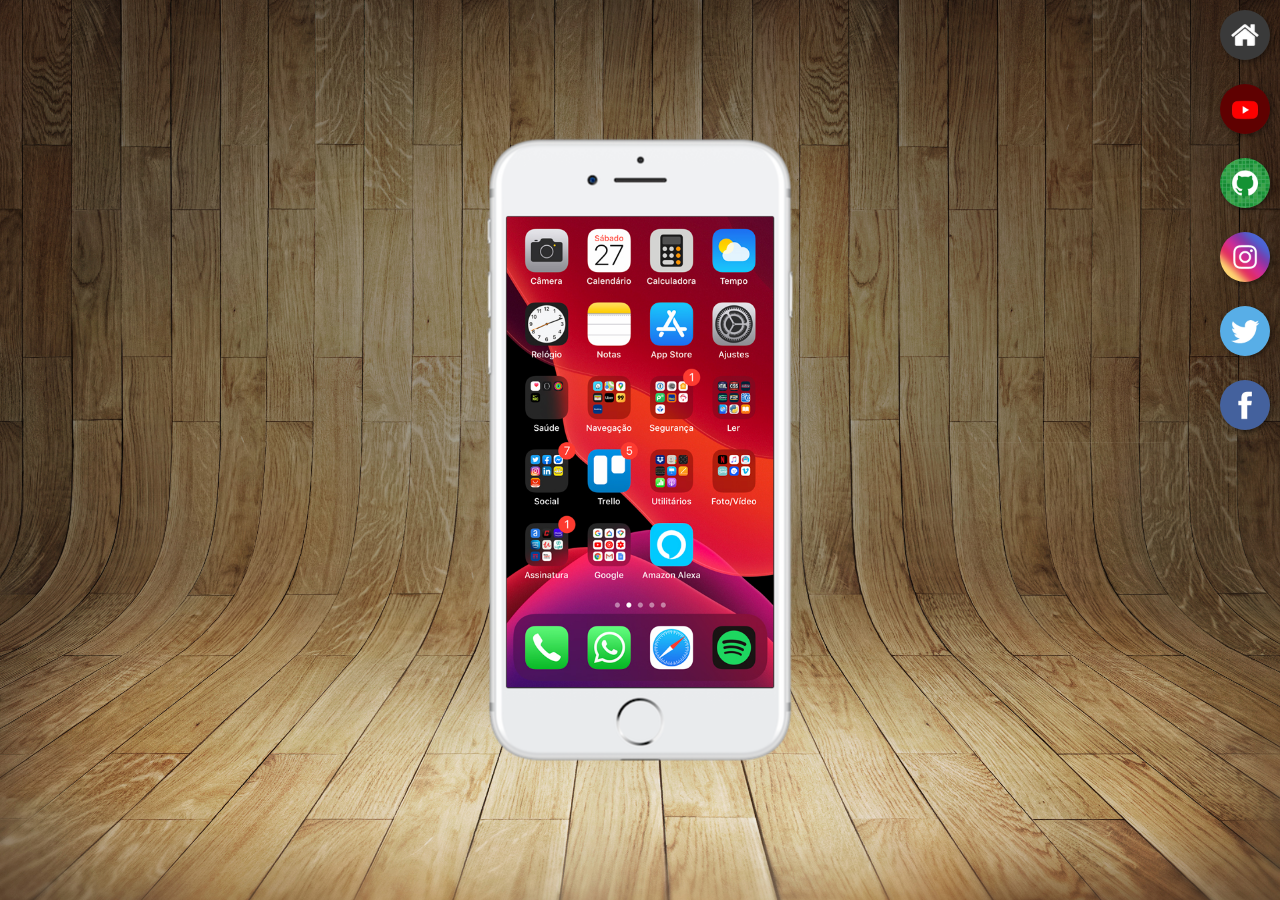
<file: index.html>
<!DOCTYPE html>
<html lang="pt-br">
<head>
    <meta charset="UTF-8">
    <meta name="viewport" content="width=device-width, initial-scale=1.0">
    <link rel="shortcut icon" href="src/images/favicon/favicon.ico" type="image/x-icon">
    <link rel="stylesheet" href="src/styles/styles.css">
    <title>Projeto Redes Sociais</title>
</head>
<body>
    <main>
        <section id="telefone">
            <iframe src="src/html/home.html" name="tela" id="tela" frameborder="0">
                Seu navegador não é compatível com isso.
            </iframe>
        </section>
        <section id="redes-sociais">
            <a href="src/html/home.html" target="tela"> <img src="src/images/logo-home.jpg" alt=""></a> <br>
            <a href="src/html/youtube.html" target="tela"> <img src="src/images/logo-youtube.jpg" alt=""></a> <br>
            <a href="src/html/github.html" target="tela"> <img src="src/images/logo-github.jpg" alt=""></a> <br>
            <a href="src/html/instagram.html" target="tela"> <img src="src/images/logo-instagram.jpg" alt=""></a> <br>
            <a href="src/html/twitter.html" target="tela"> <img src="src/images/logo-twitter.jpg" alt=""></a> <br>
            <a href="src/html/facebook.html" target="tela"> <img src="src/images/logo-facebook.jpg" alt=""></a>
        </section>
    </main>
</body>
</html>
</file>
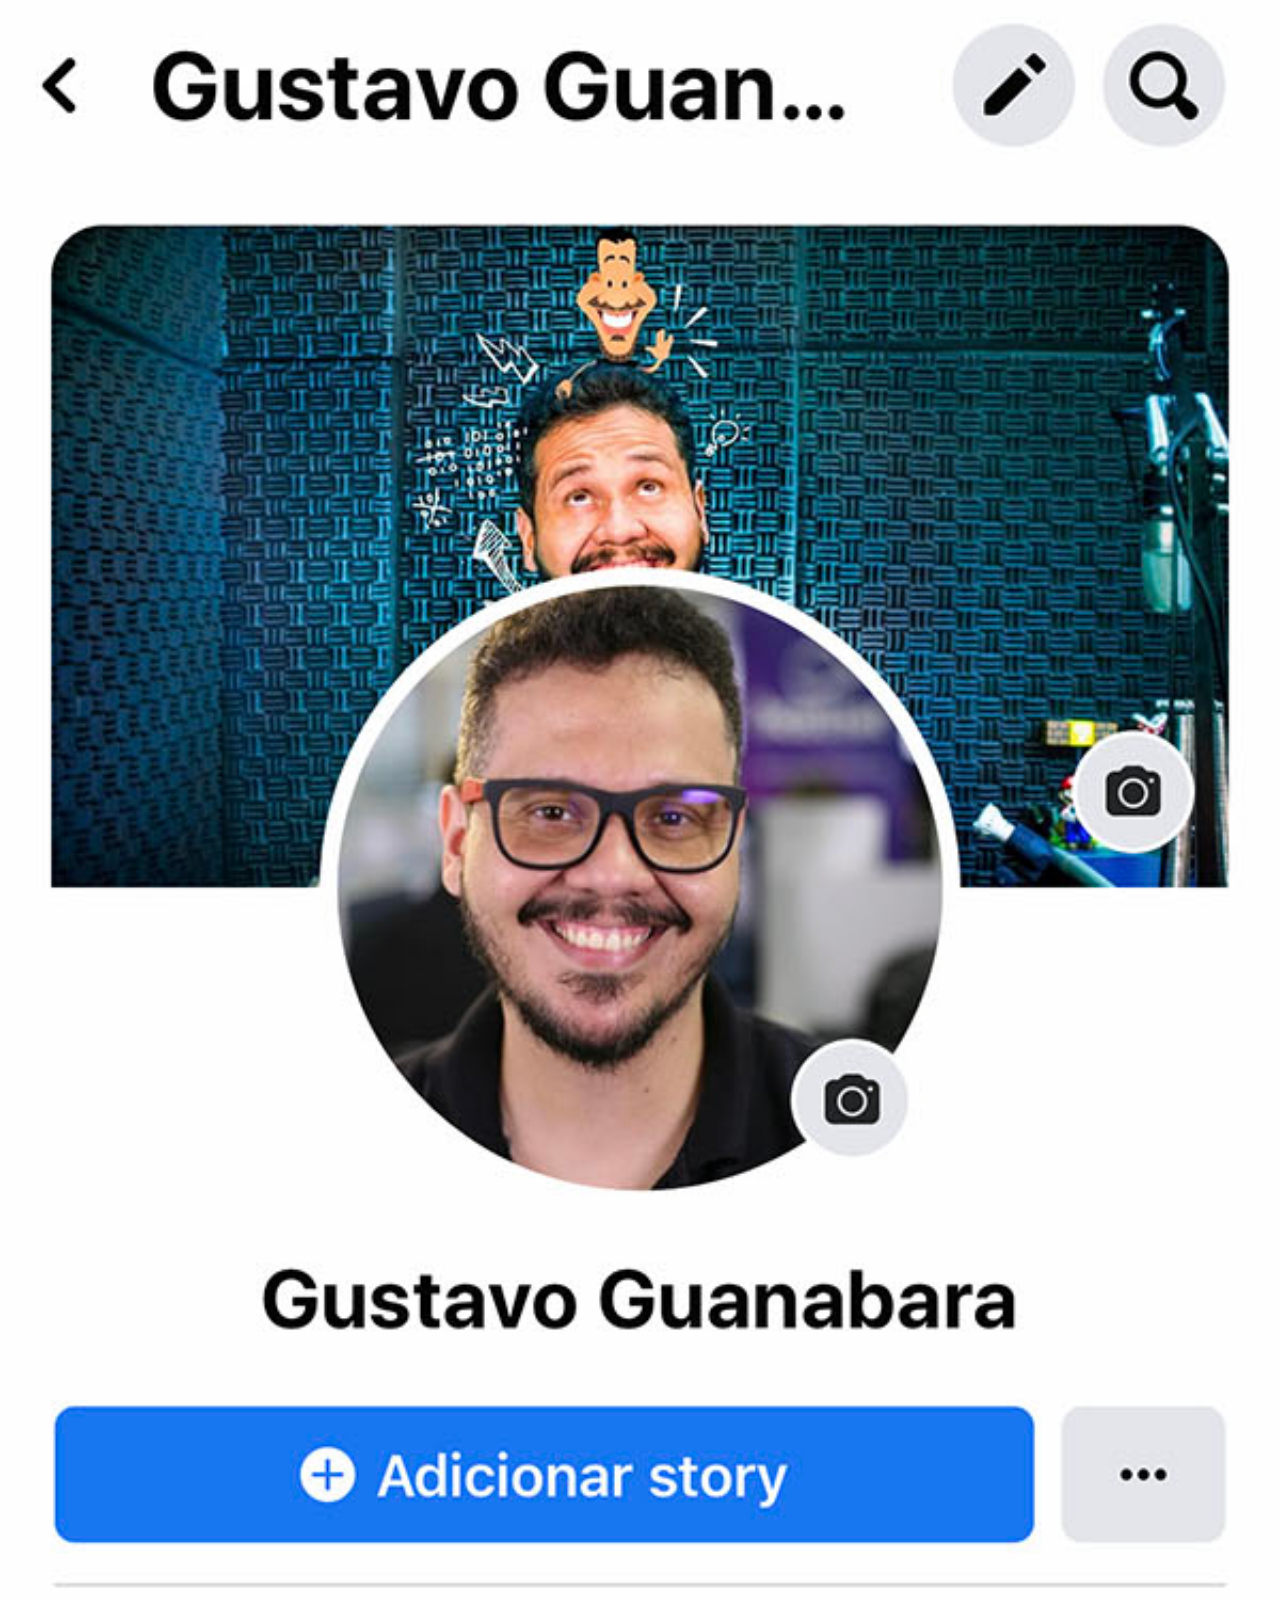
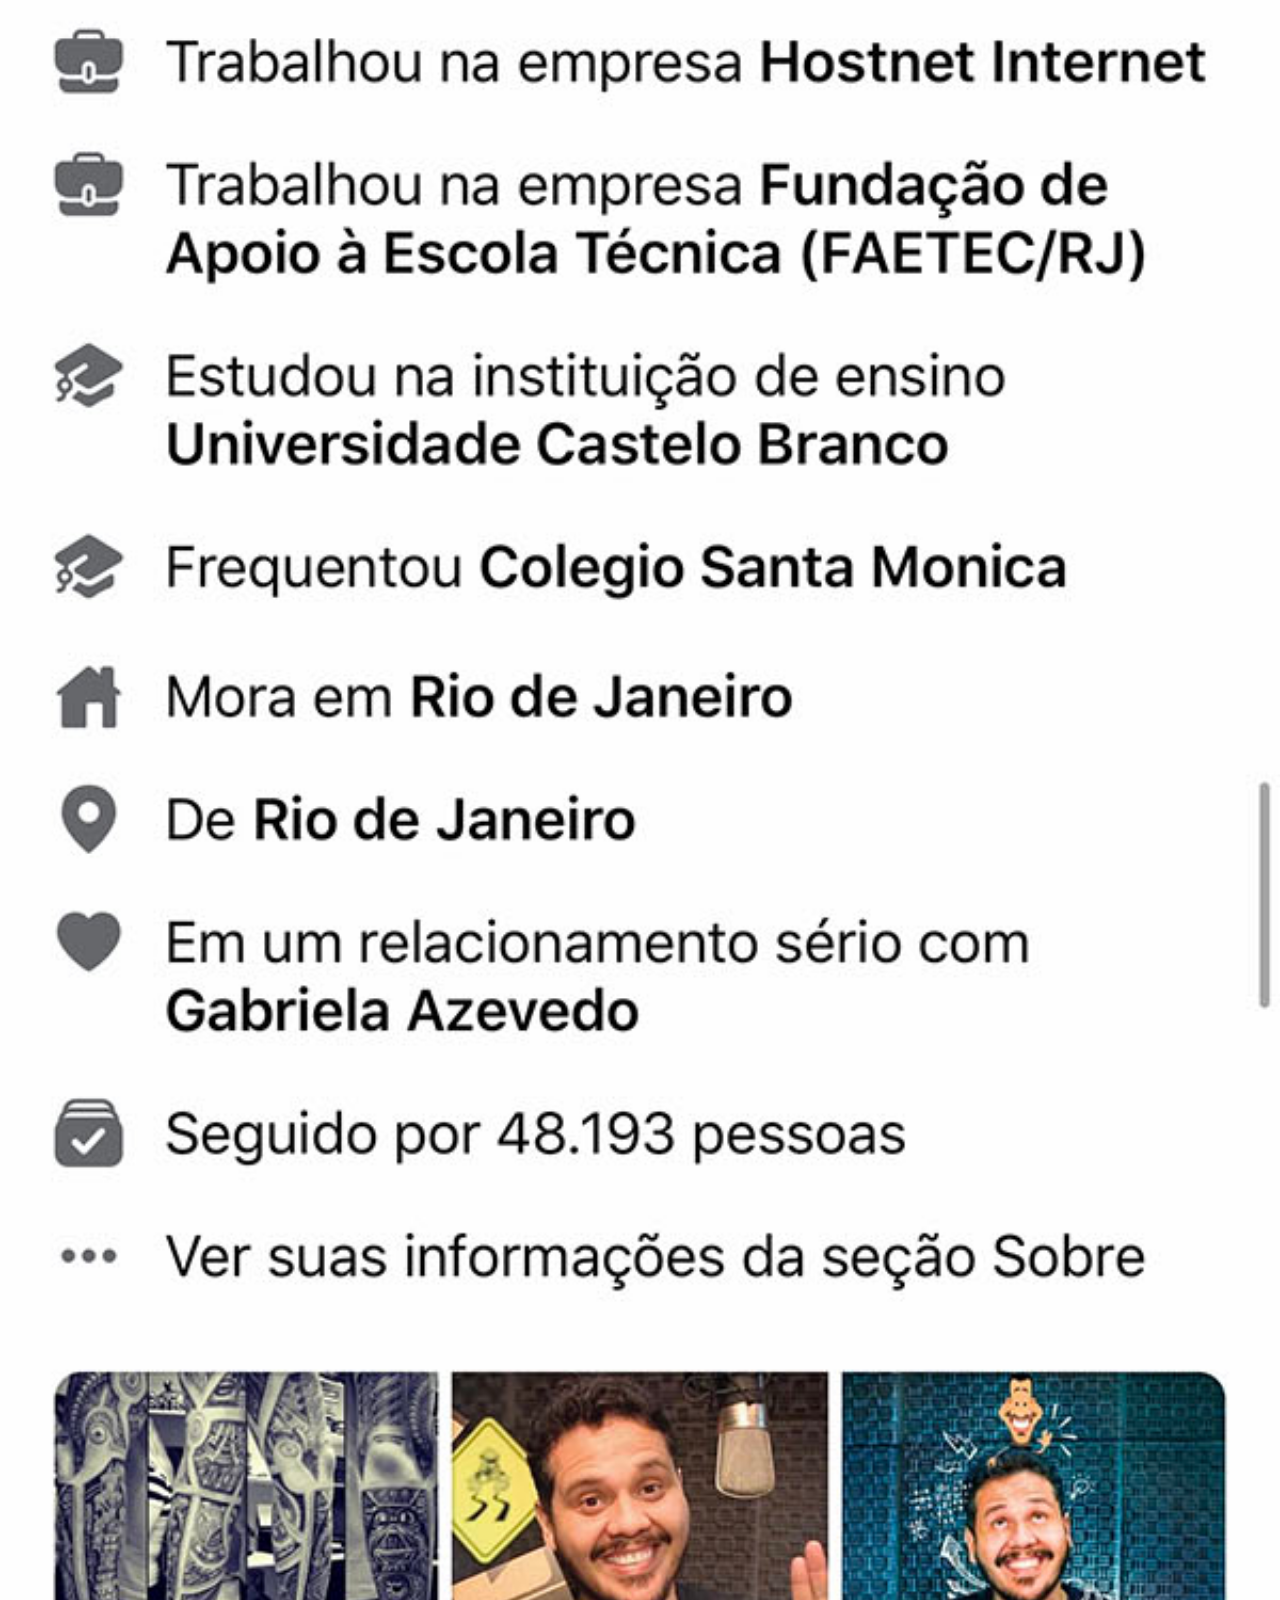
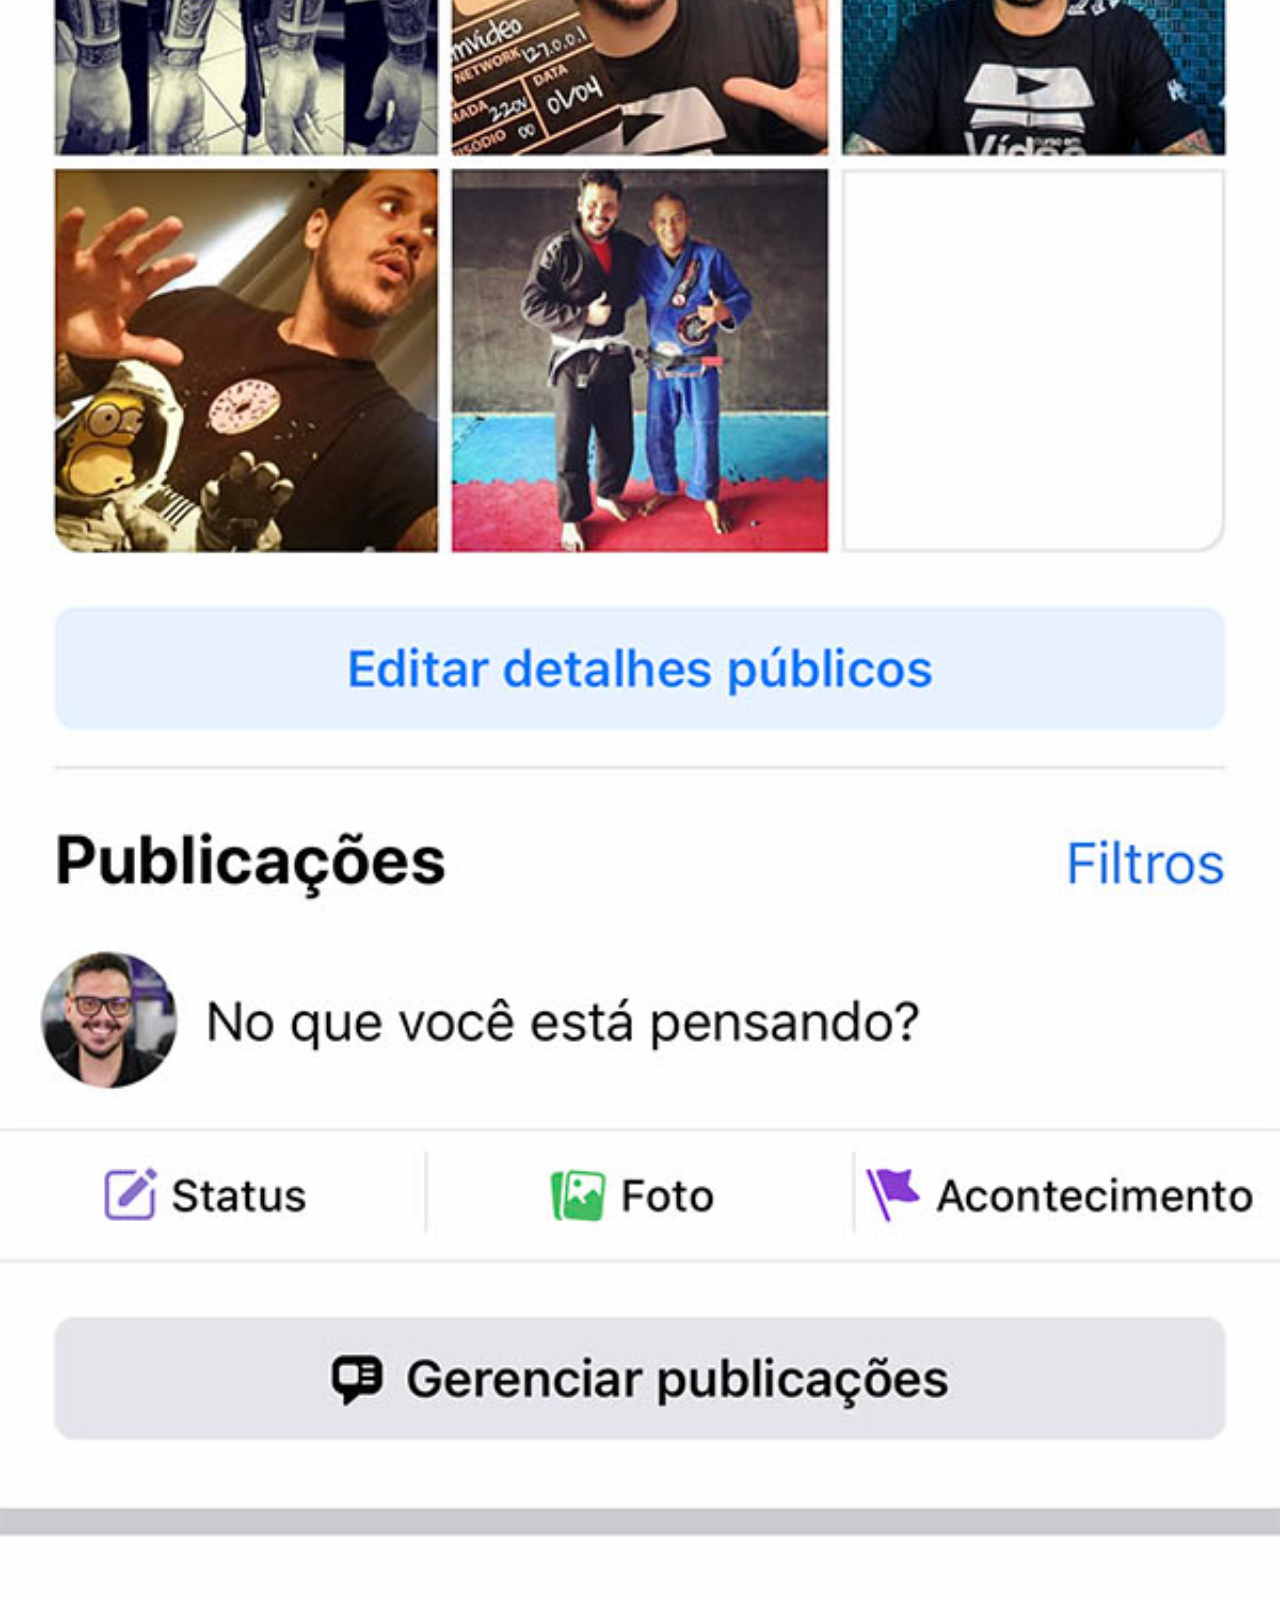
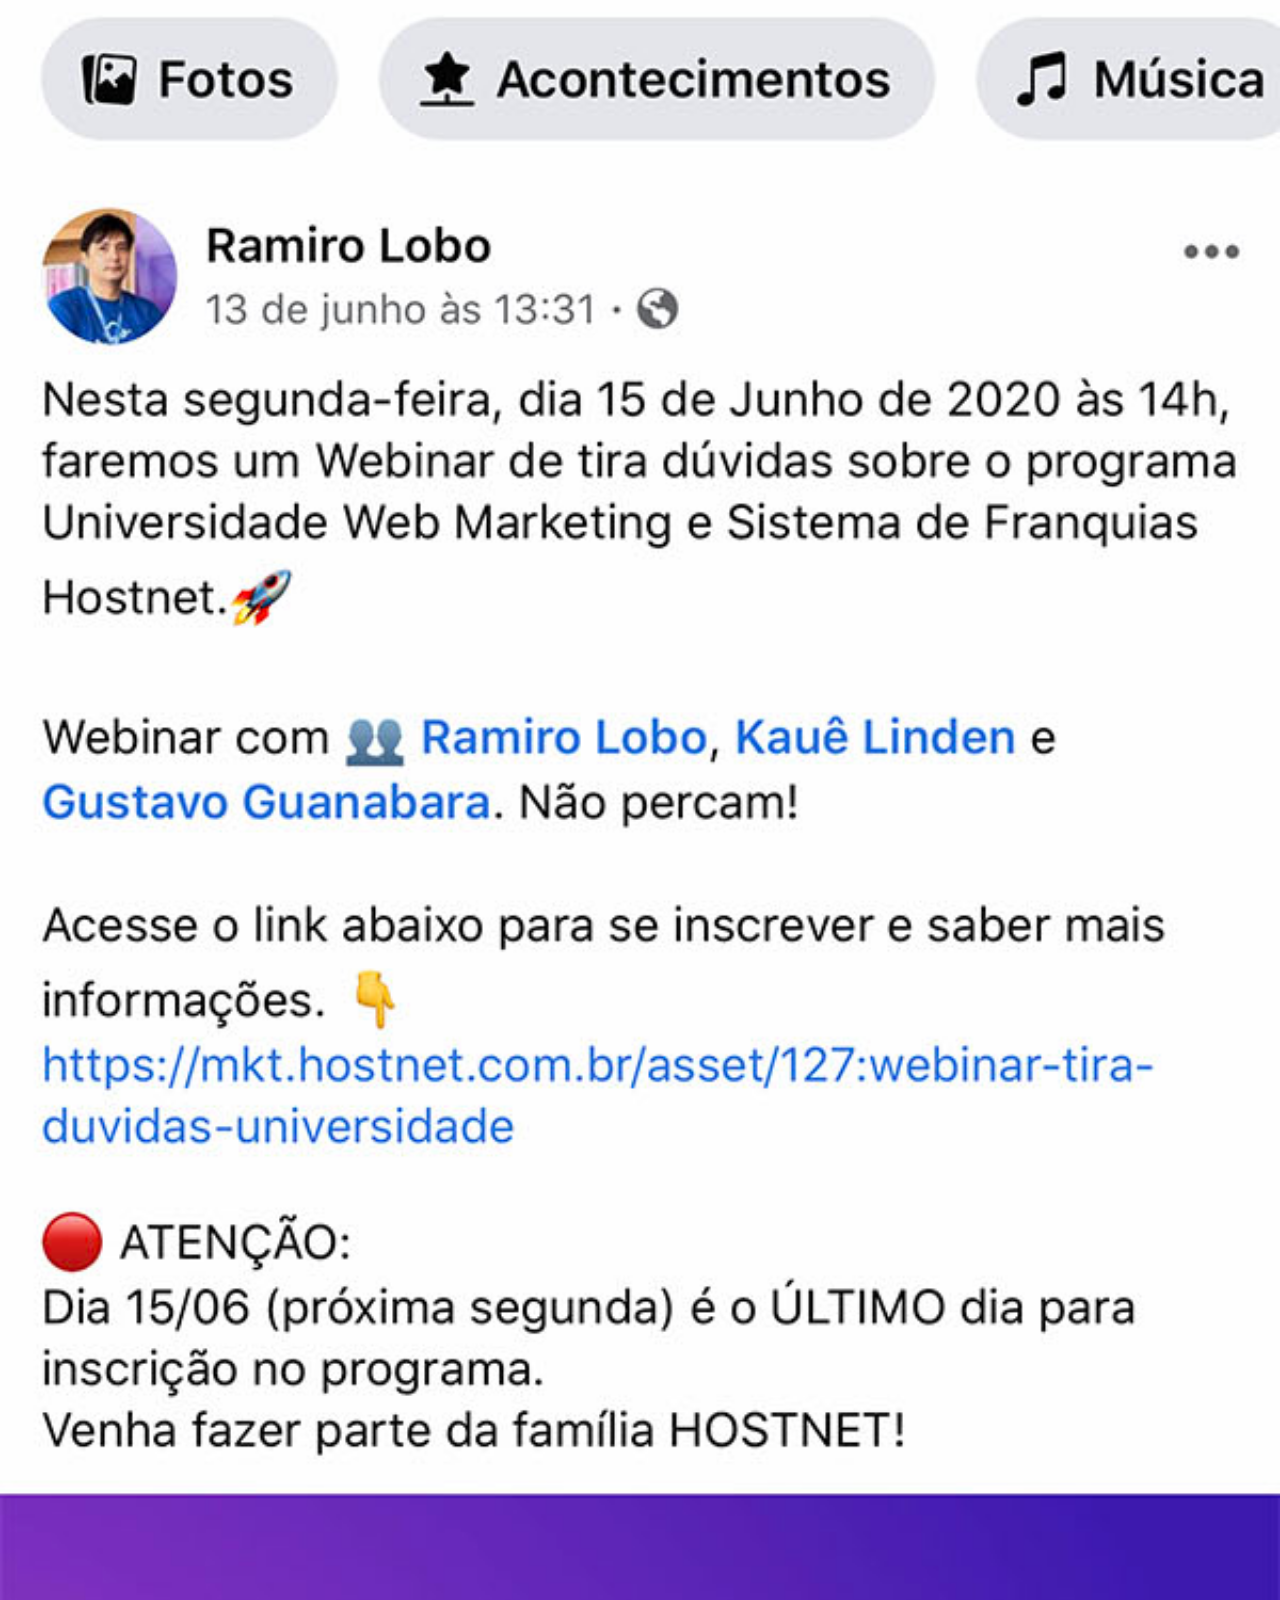
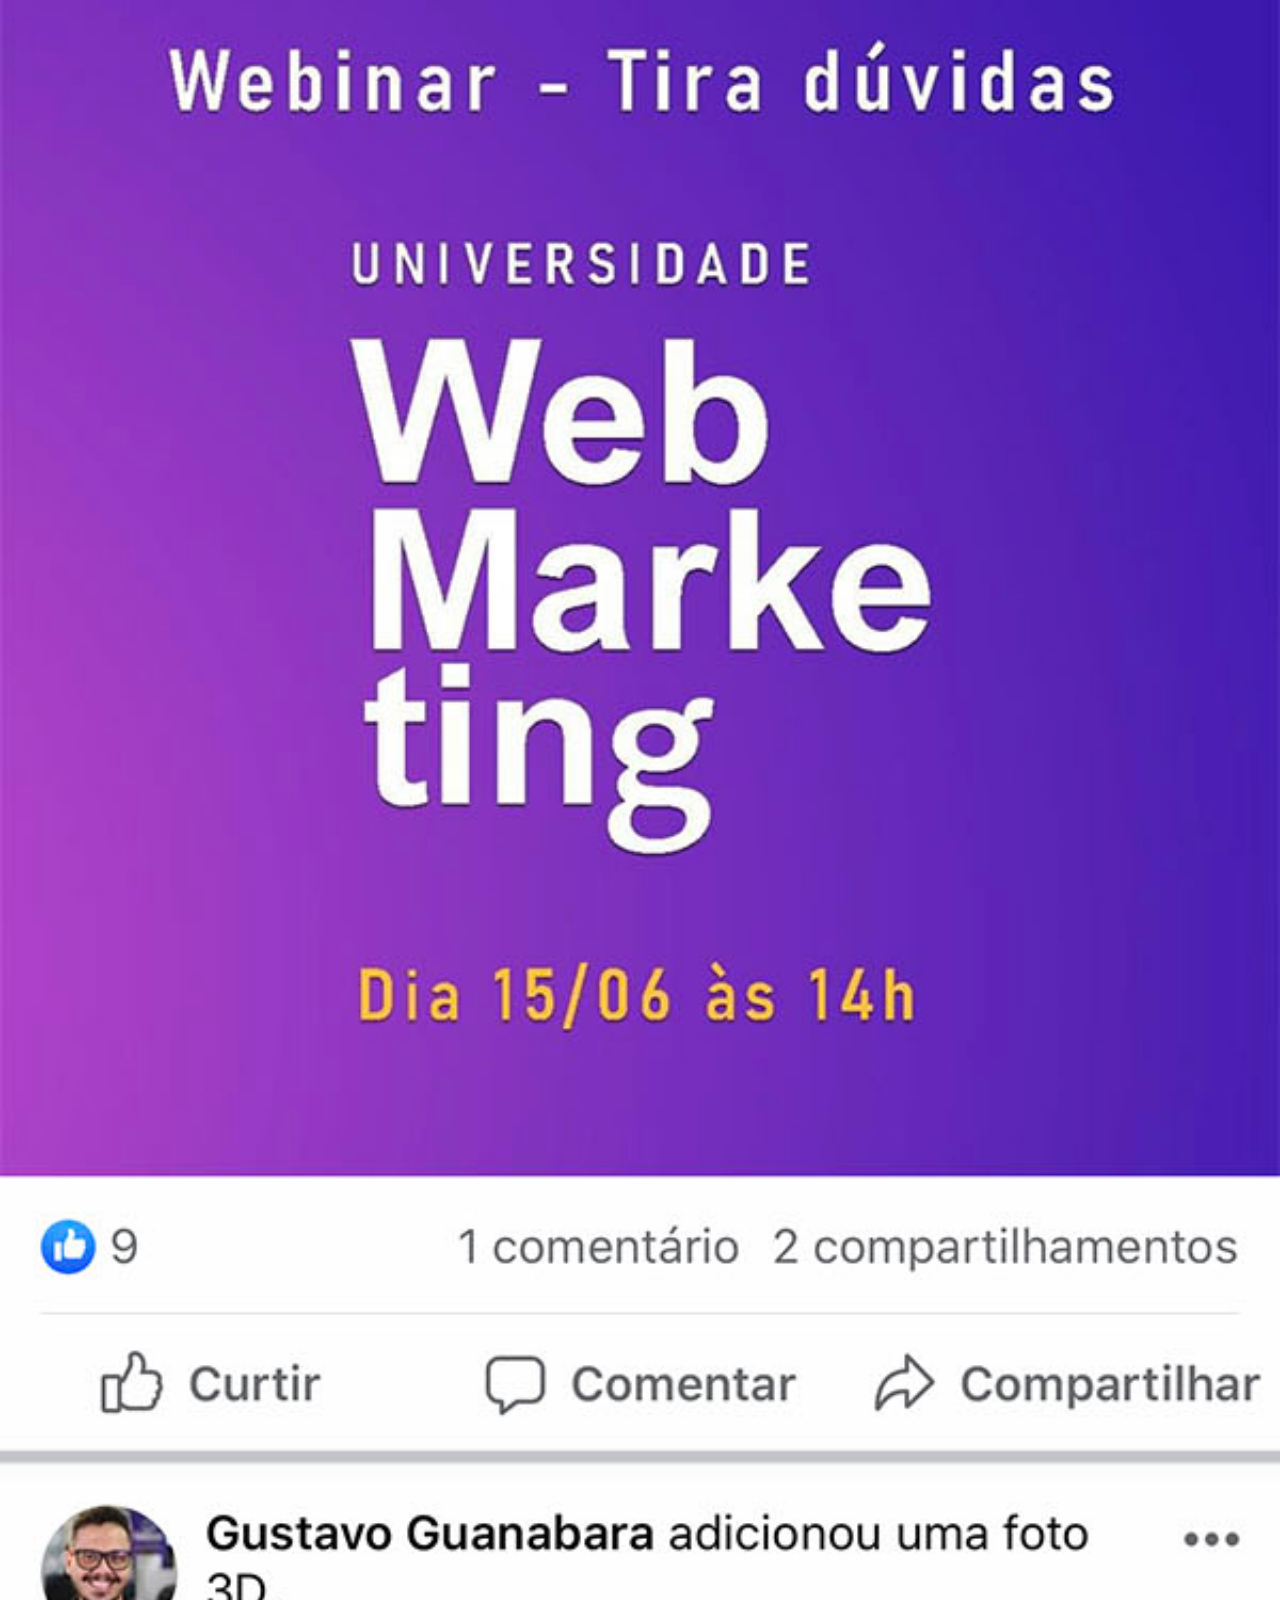
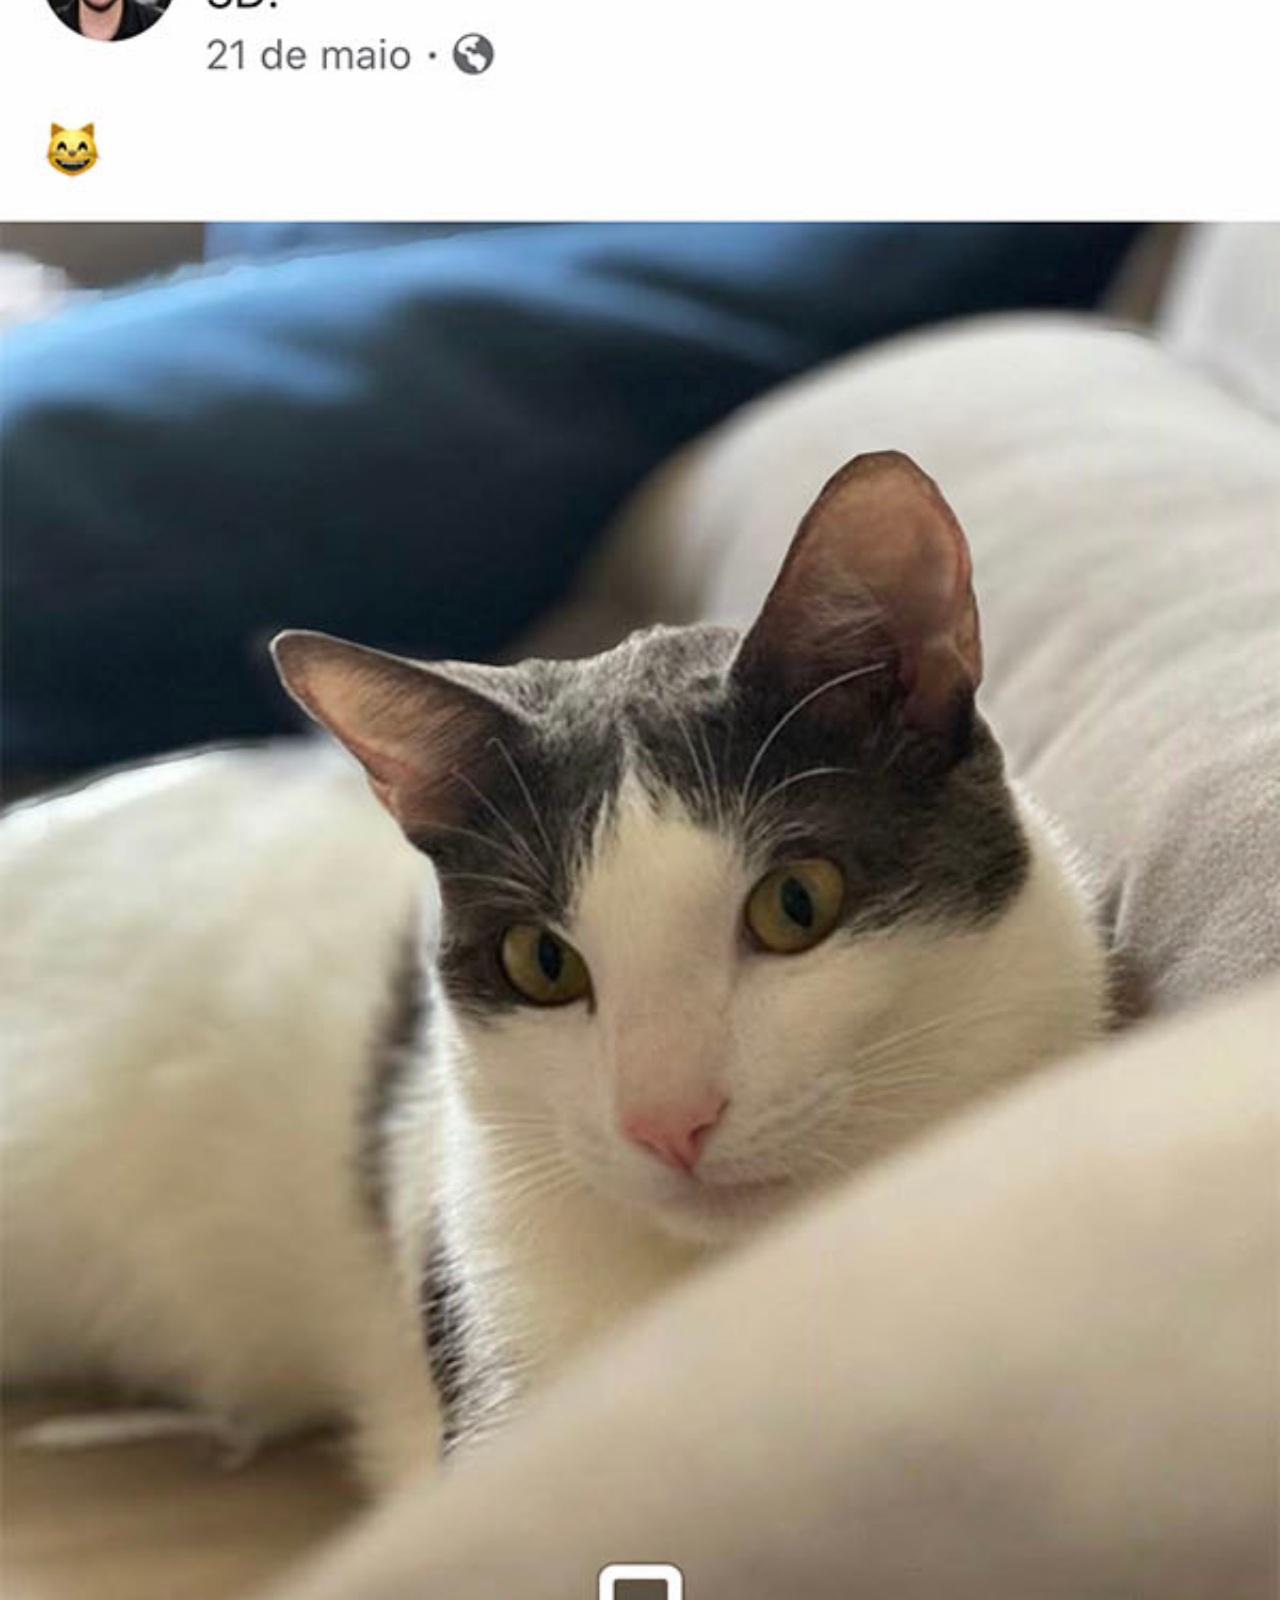
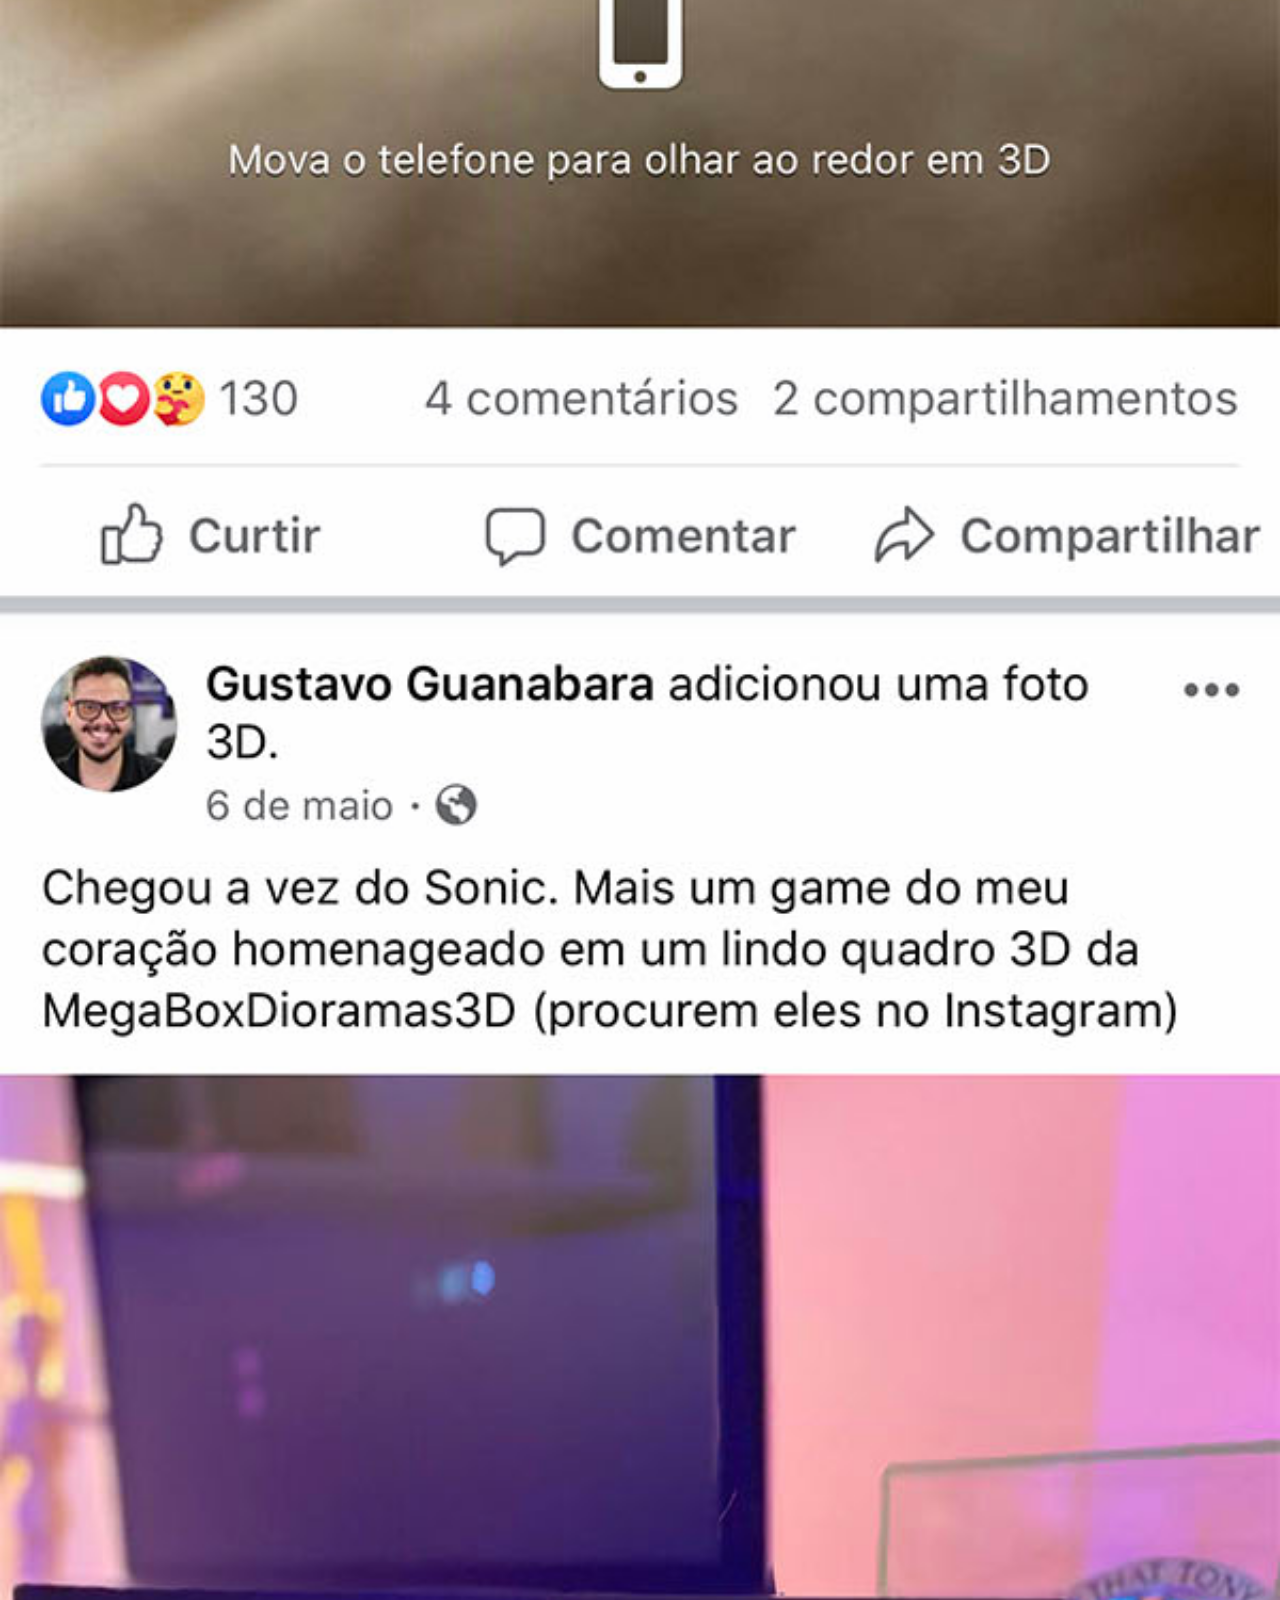
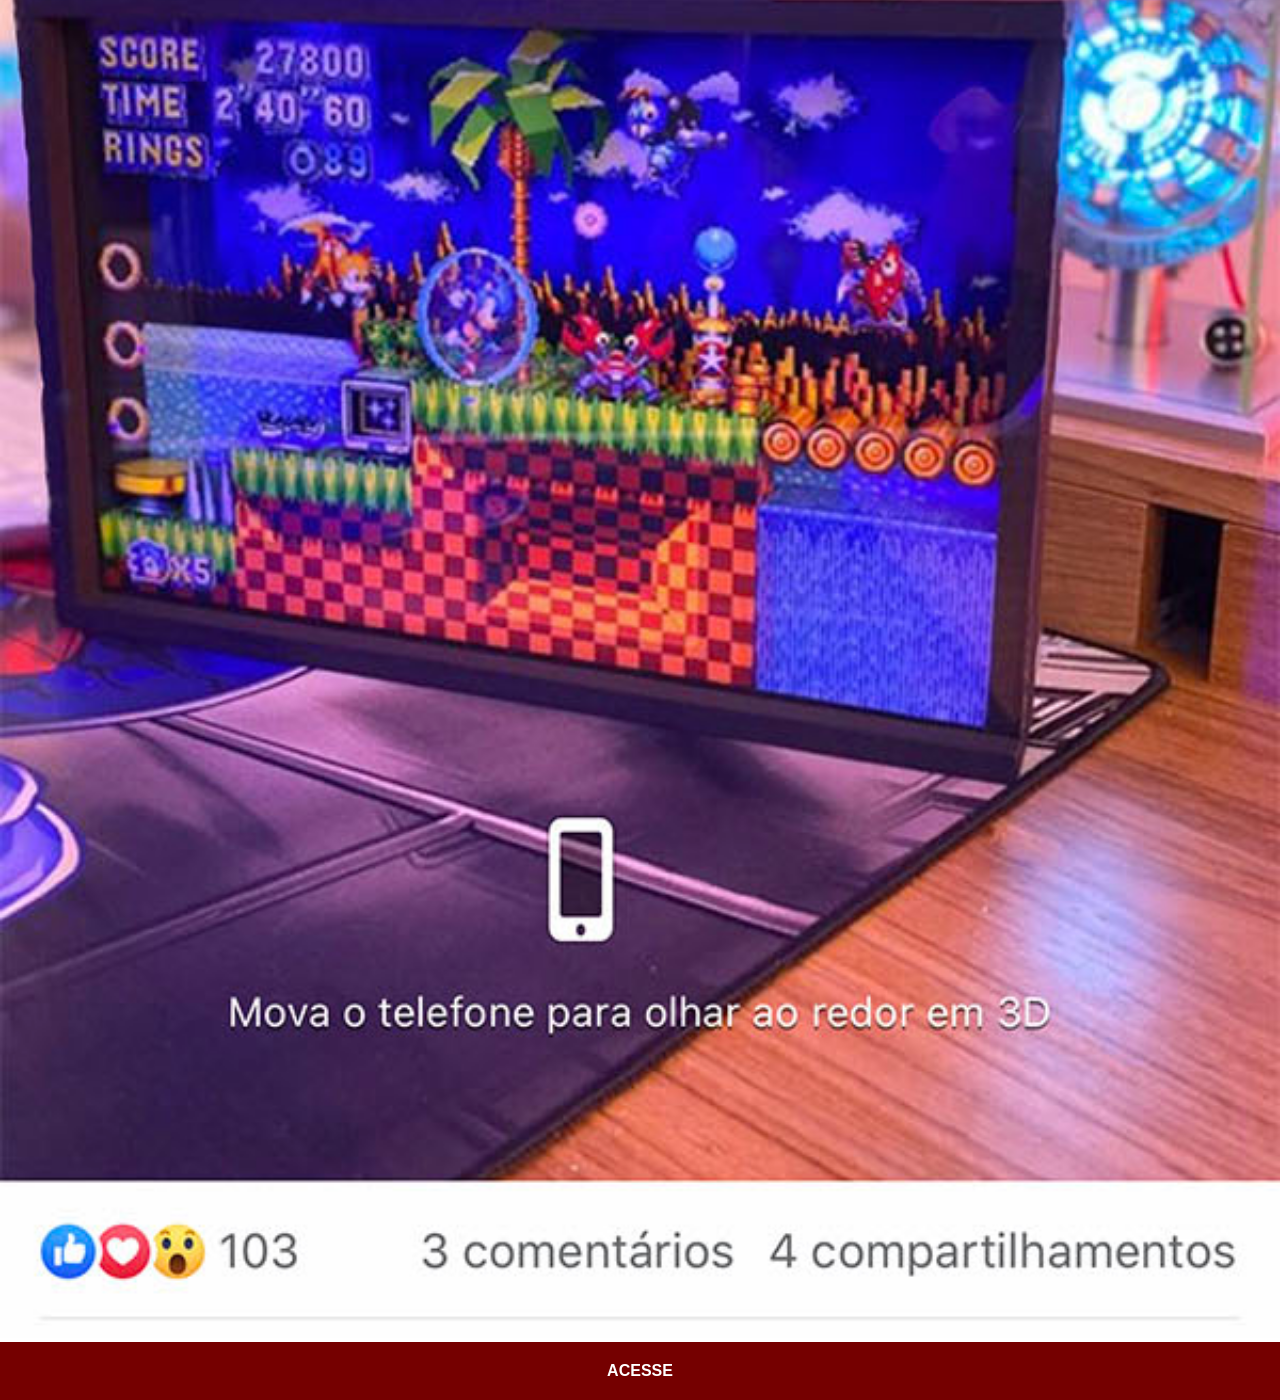
<file: src/html/facebook.html>
<!DOCTYPE html>
<html lang="pt-br">
<head>
    <meta charset="UTF-8">
    <meta name="viewport" content="width=device-width, initial-scale=1.0">
    <title>FaceBook</title>
    <link rel="stylesheet" href="styles/social.css">
</head>
<body>
    <img src="../images/tela-facebook.jpg" alt="">
    <a href="https://www.facebook.com/gustavoguanabara/?locale=pt_BR" target="_blank">ACESSE</a>
</body>
</html>
</file>
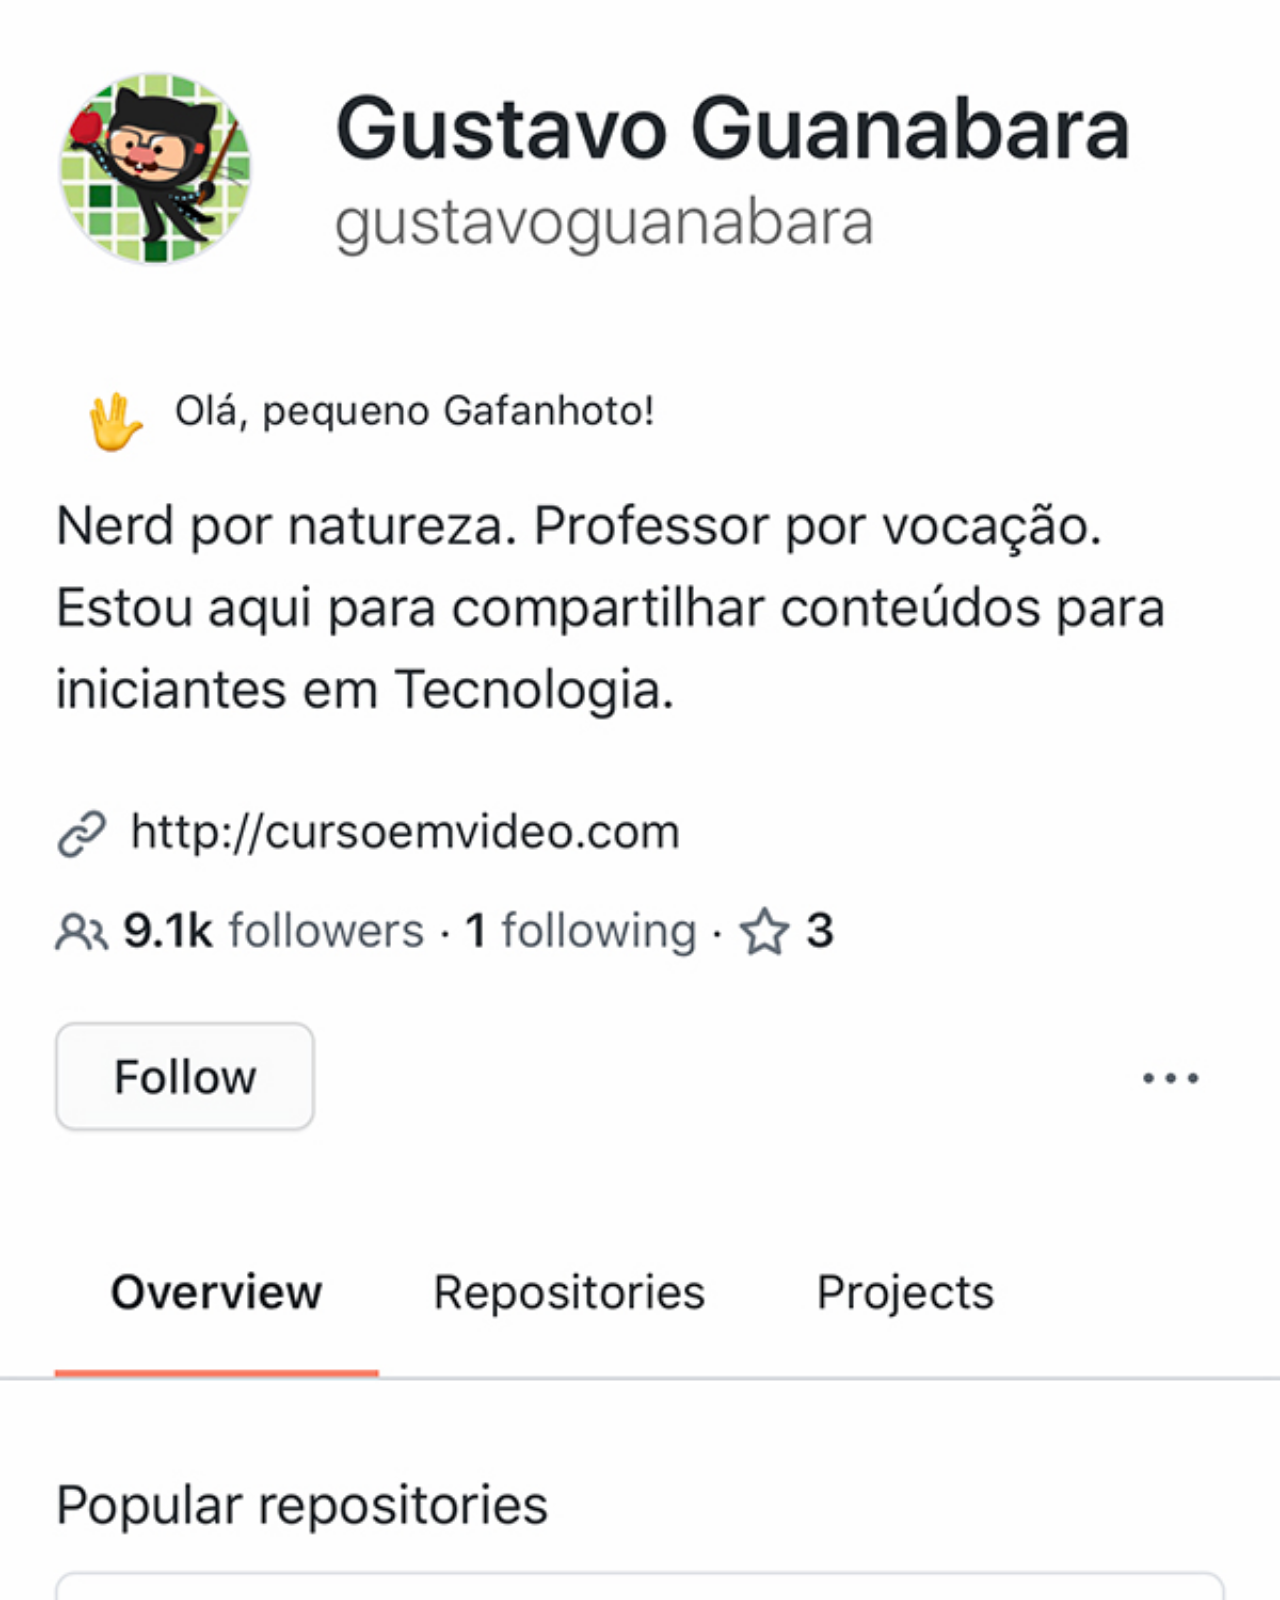
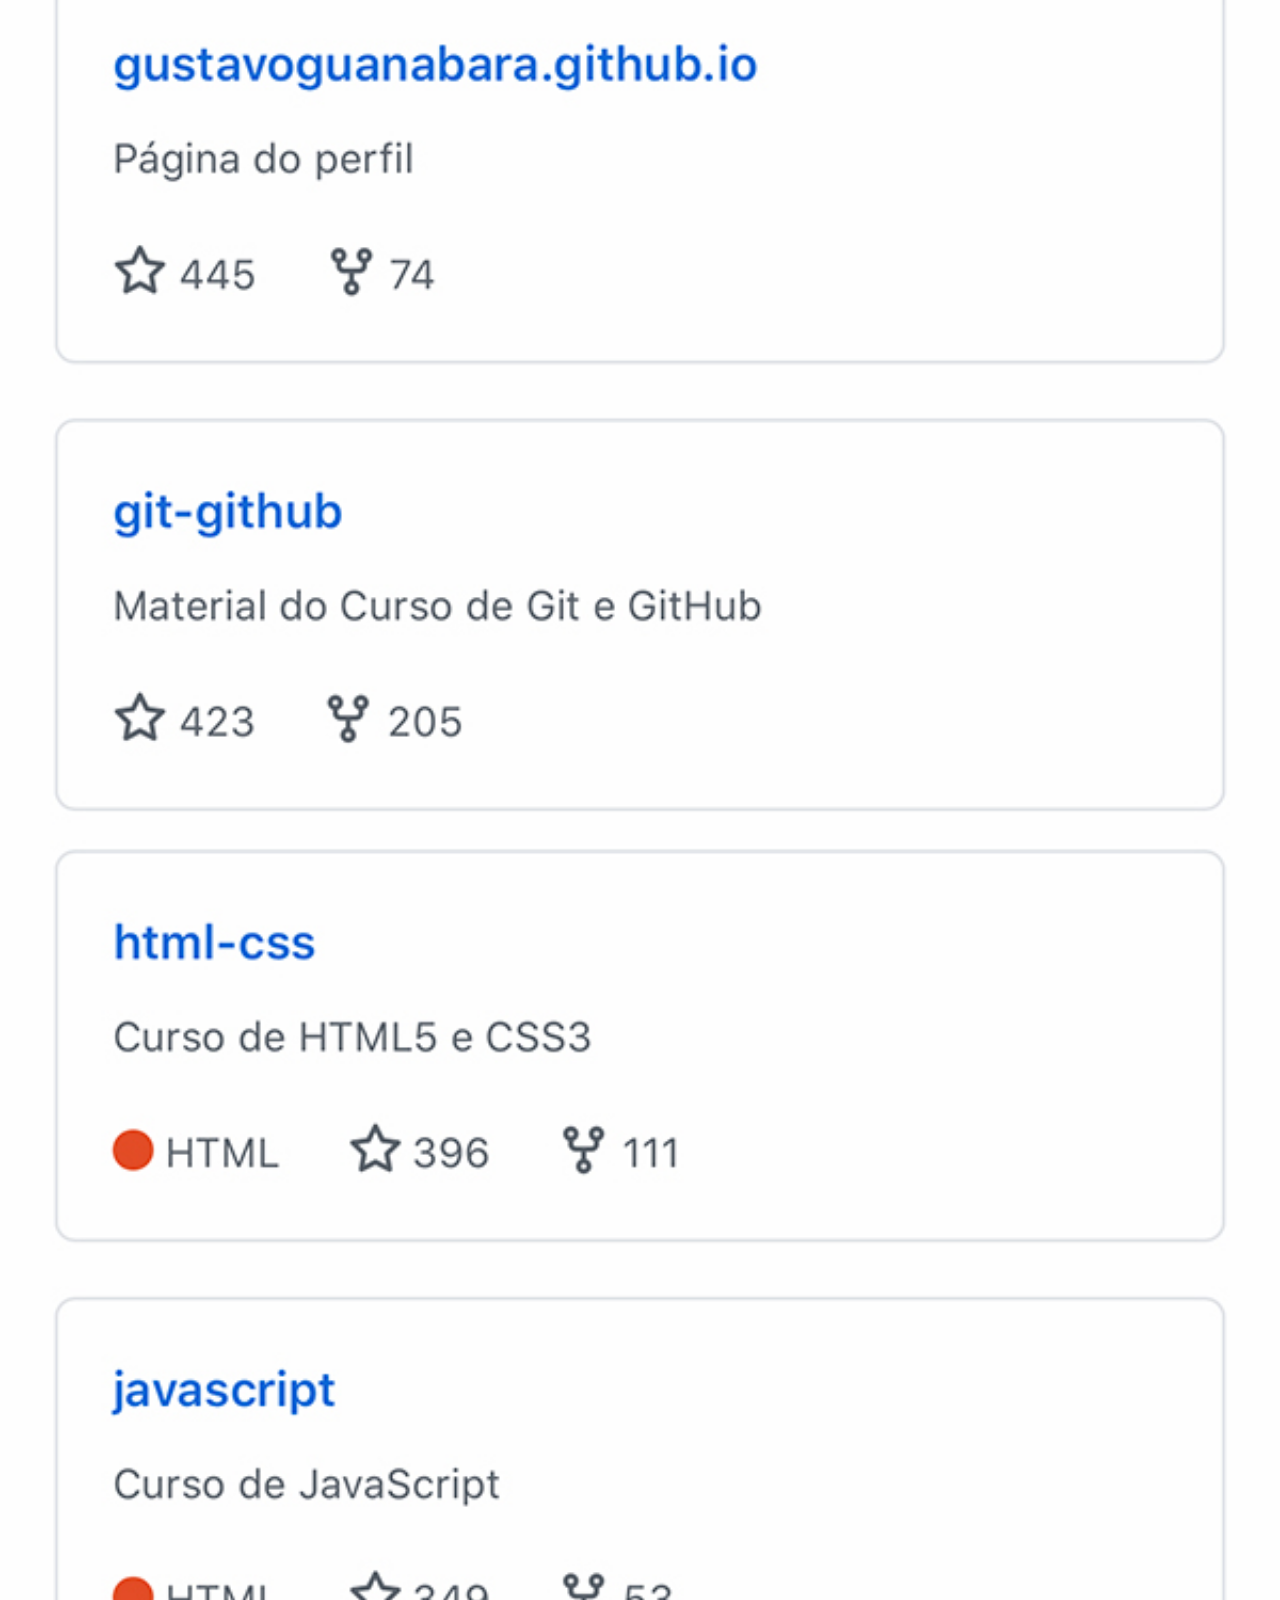
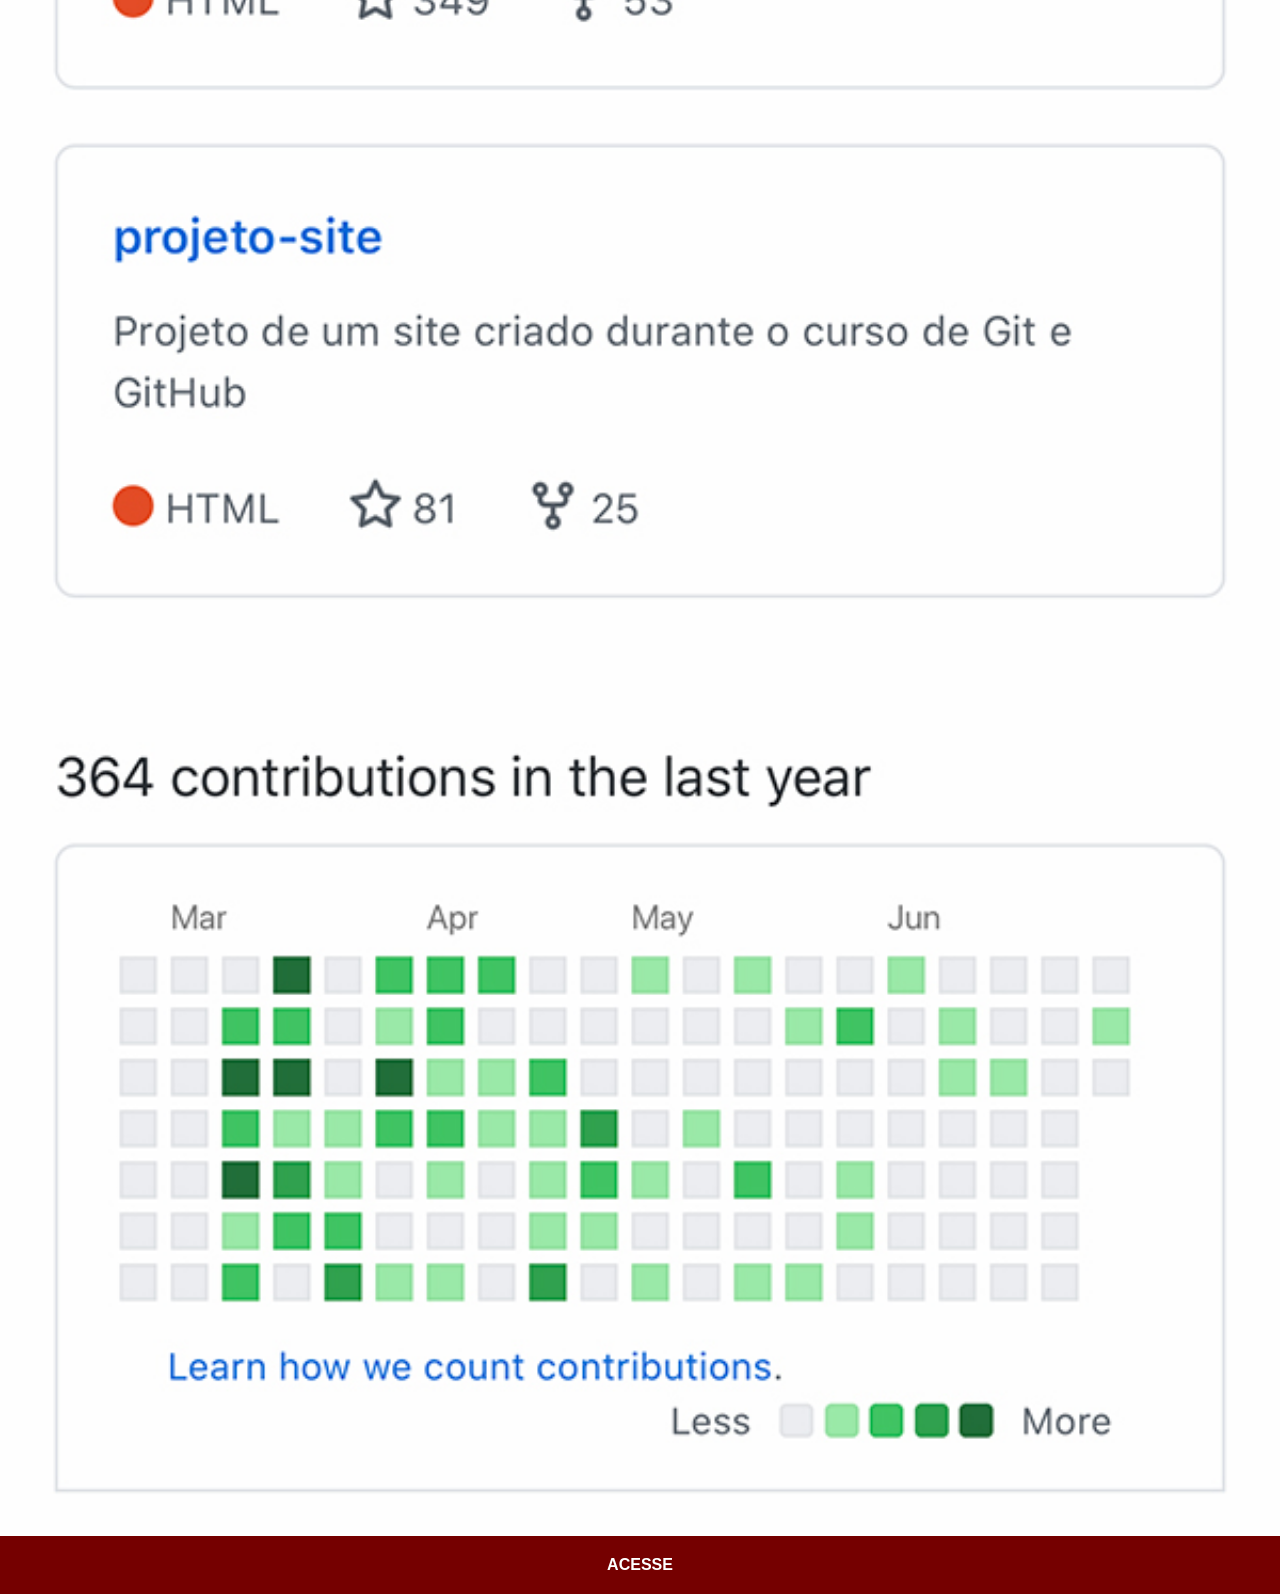
<file: src/html/github.html>
<!DOCTYPE html>
<html lang="pt-br">
<head>
    <meta charset="UTF-8">
    <meta name="viewport" content="width=device-width, initial-scale=1.0">
    <title>GitHub</title>
    <link rel="stylesheet" href="styles/social.css">
</head>
<body>
    <img src="../images/tela-github.jpg" alt="">
    <a href="https://github.com/gustavoguanabara" target="_blank">ACESSE</a>
</body>
</html>
</file>
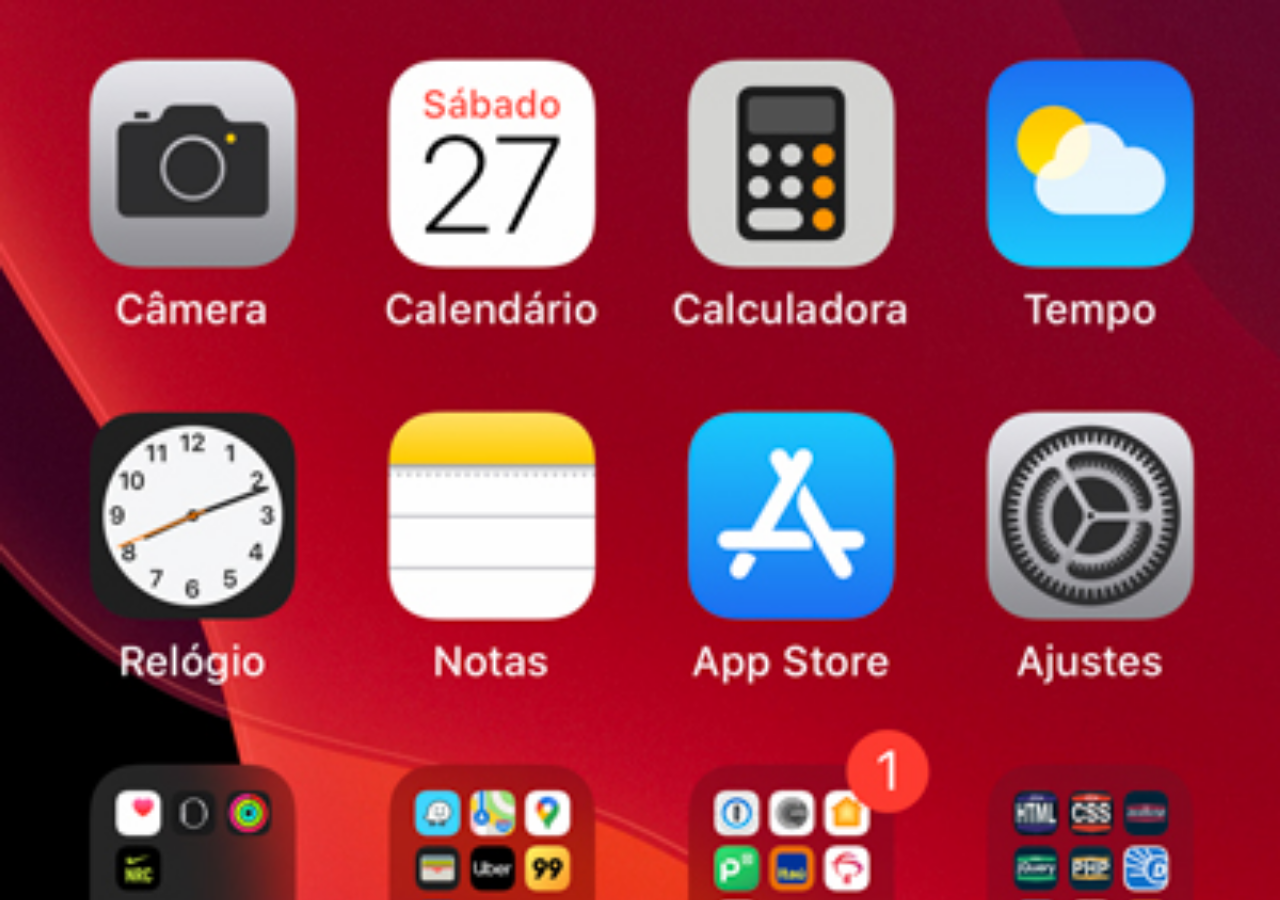
<file: src/html/home.html>
<!DOCTYPE html>
<html lang="pt-br">
<head>
    <meta charset="UTF-8">
    <meta name="viewport" content="width=device-width, initial-scale=1.0">
    <title>Home</title>
</head>
<style>
    *{
        margin: 0;
        padding: 0;
    }

    body{
        width: 100vw;
        height: 100vh;
        background: black url('../images/tela-home.jpg') no-repeat top center;  
        background-size: cover;  
    }
</style>
<body>
    
</body>
</html>
</file>
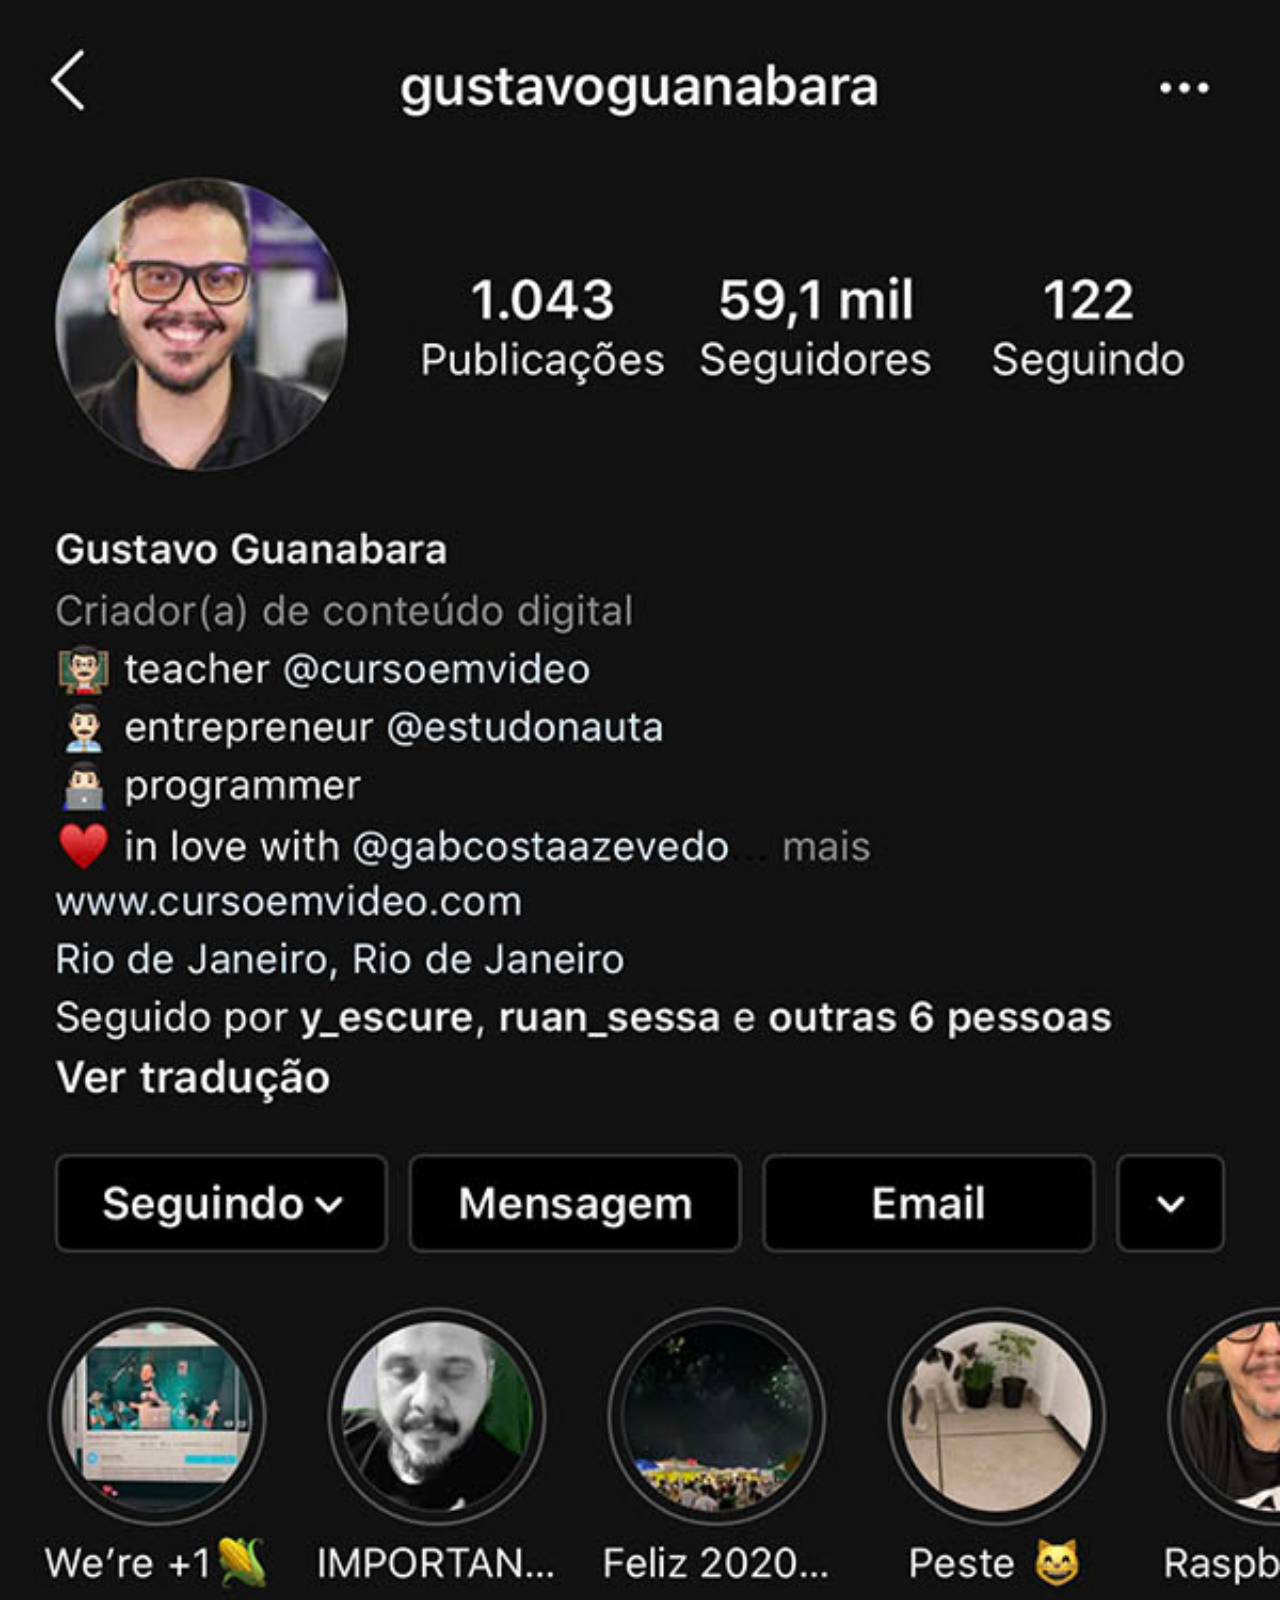
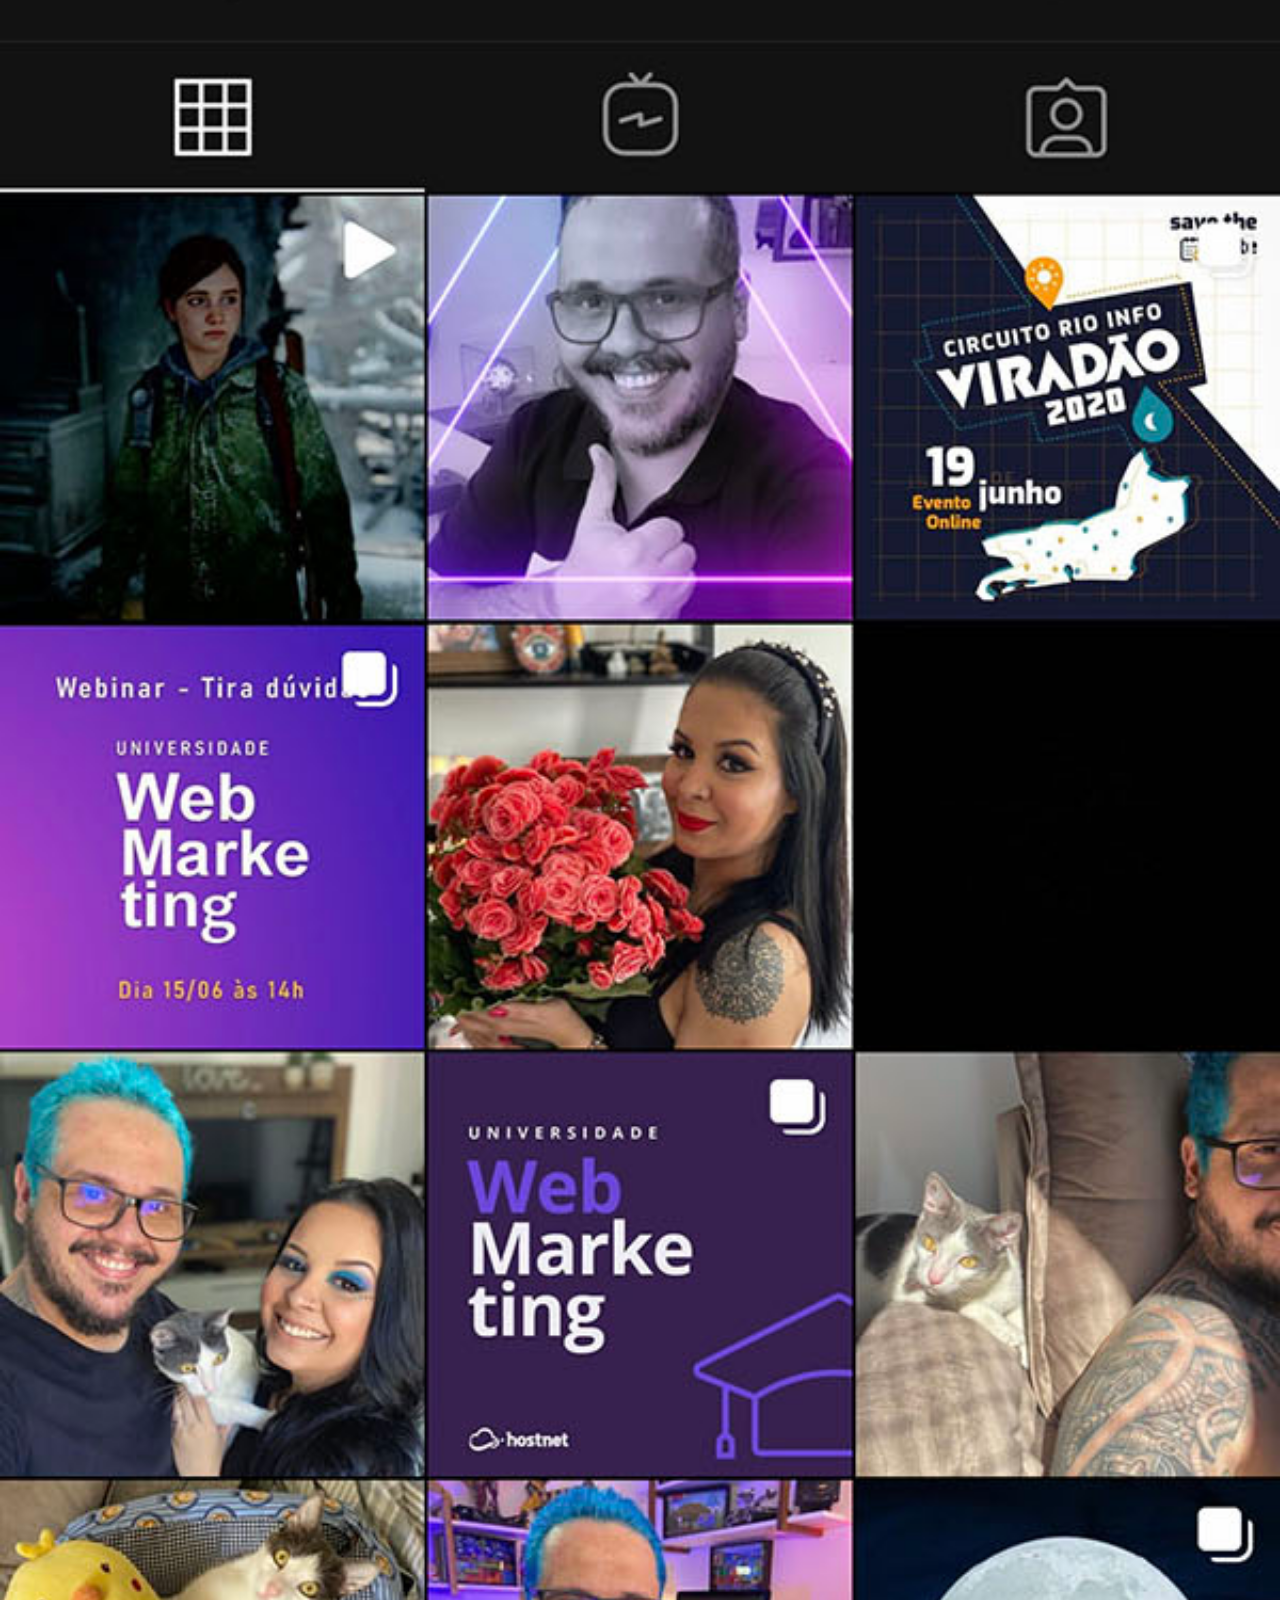
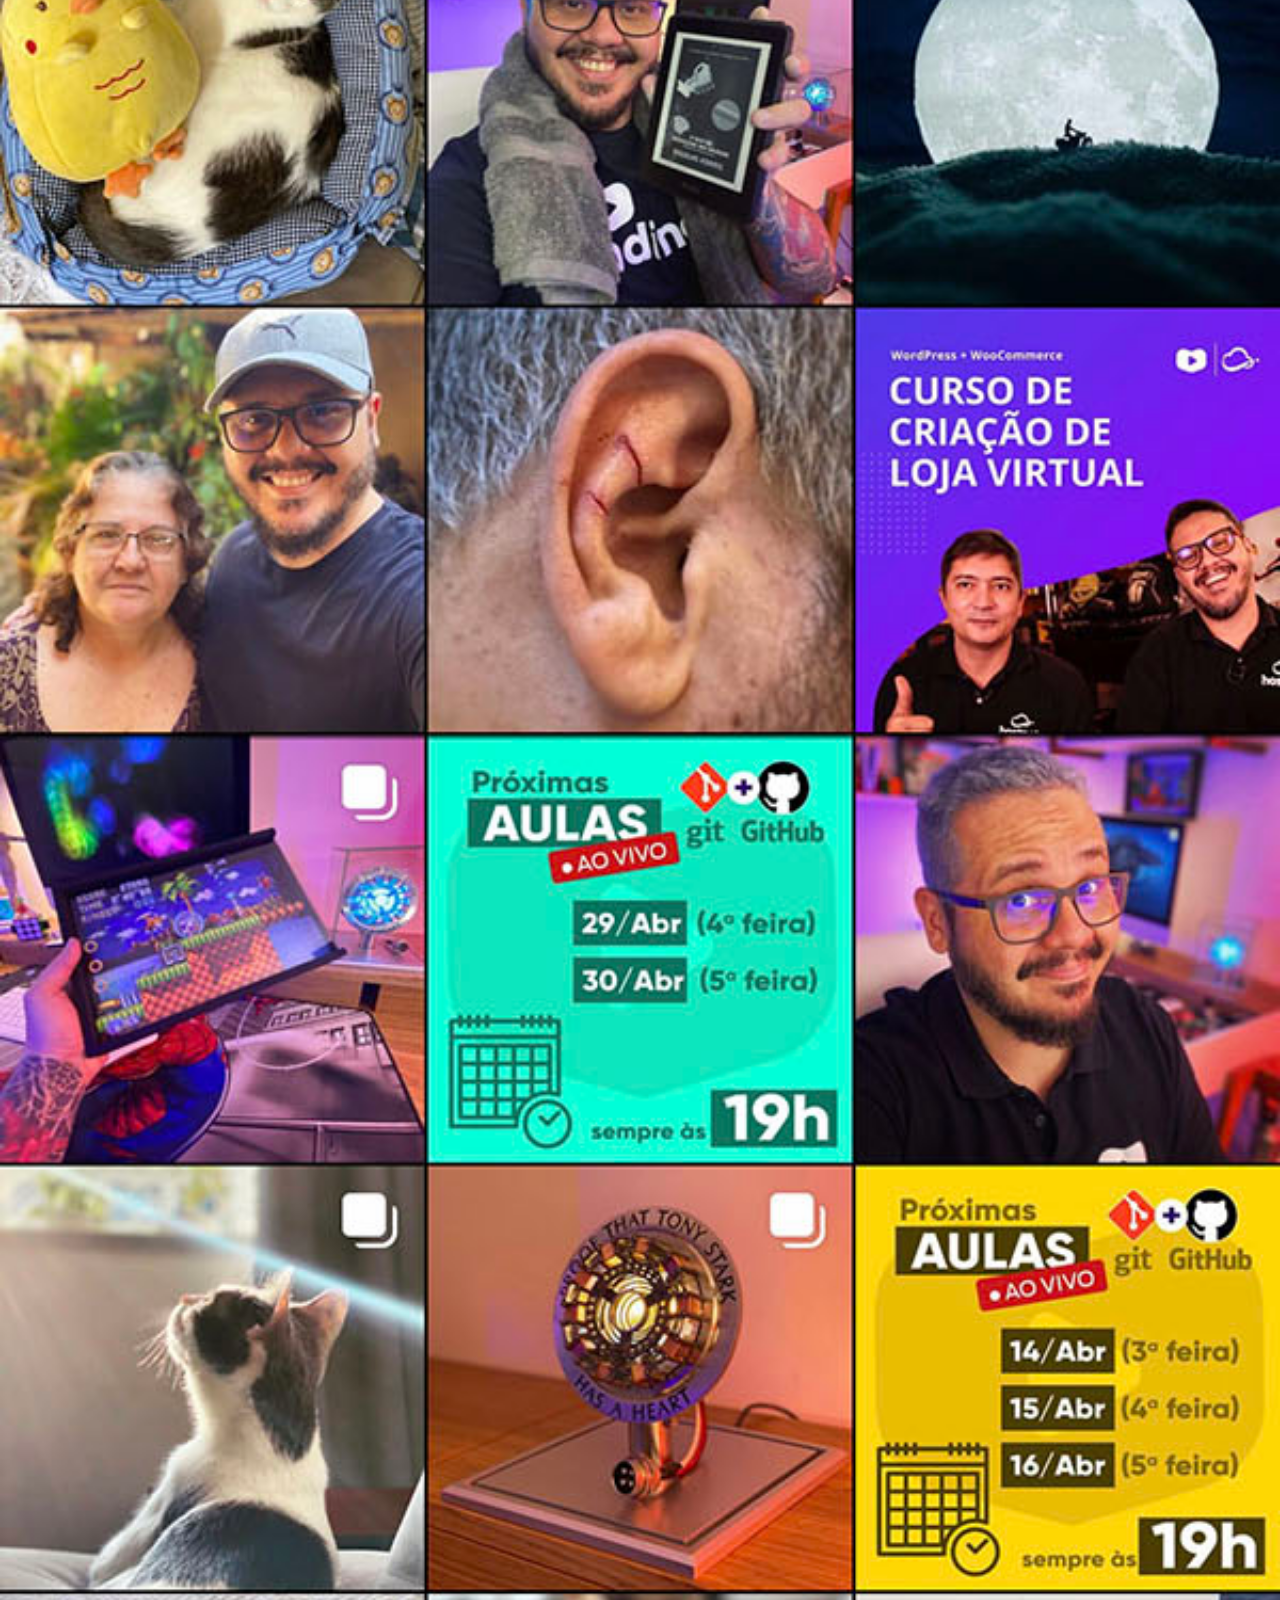
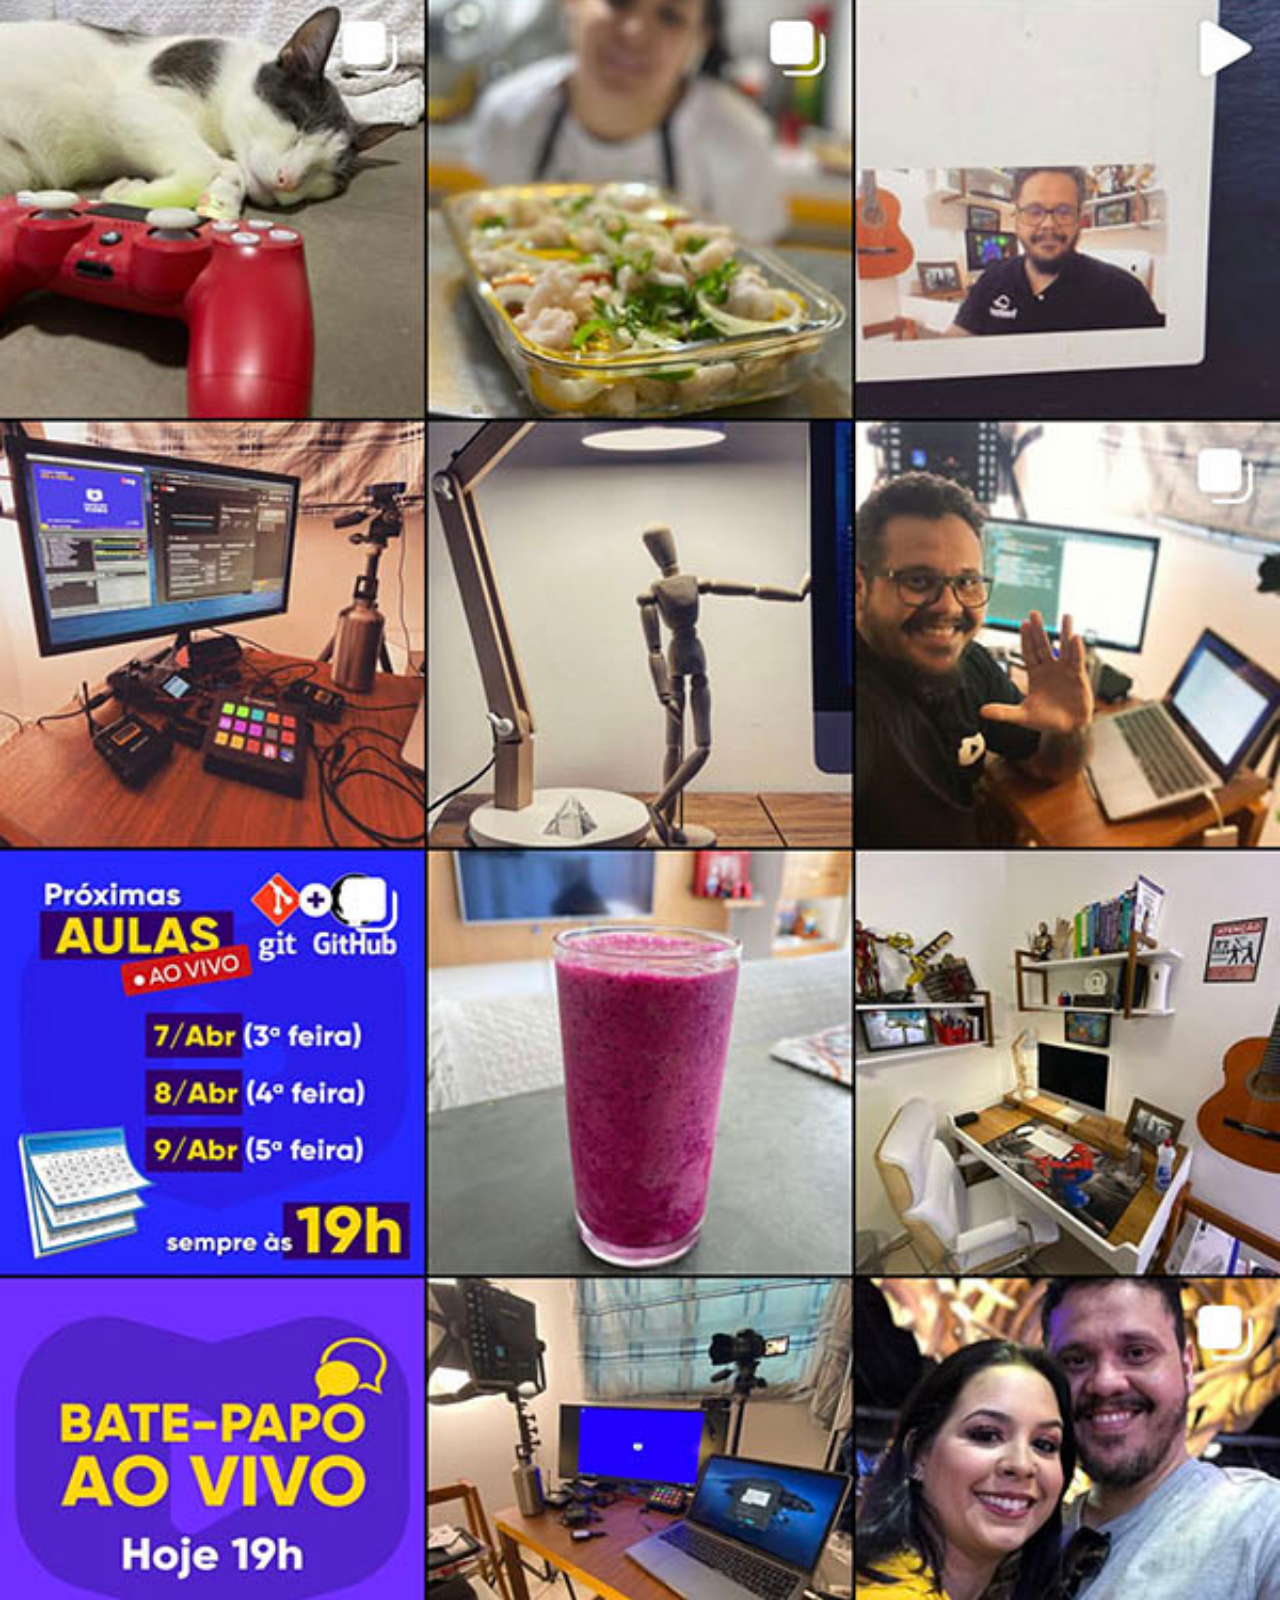
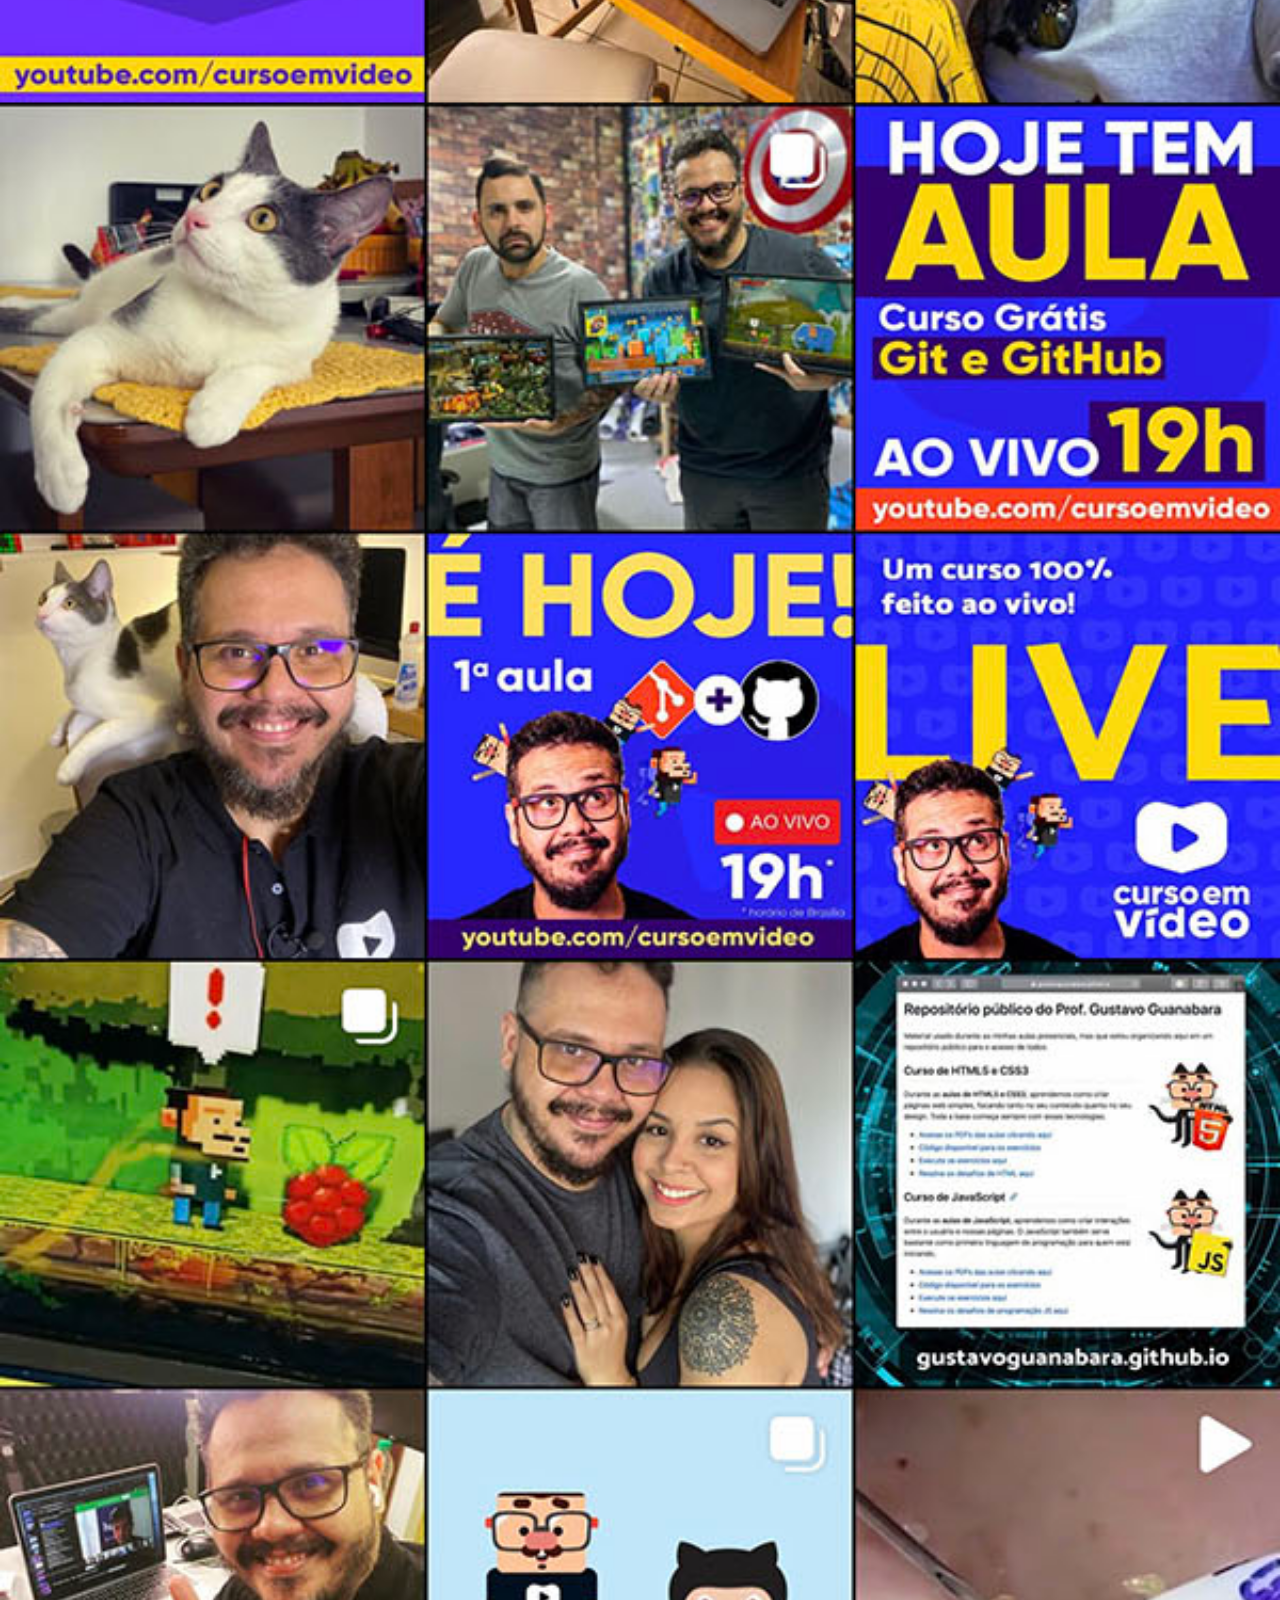
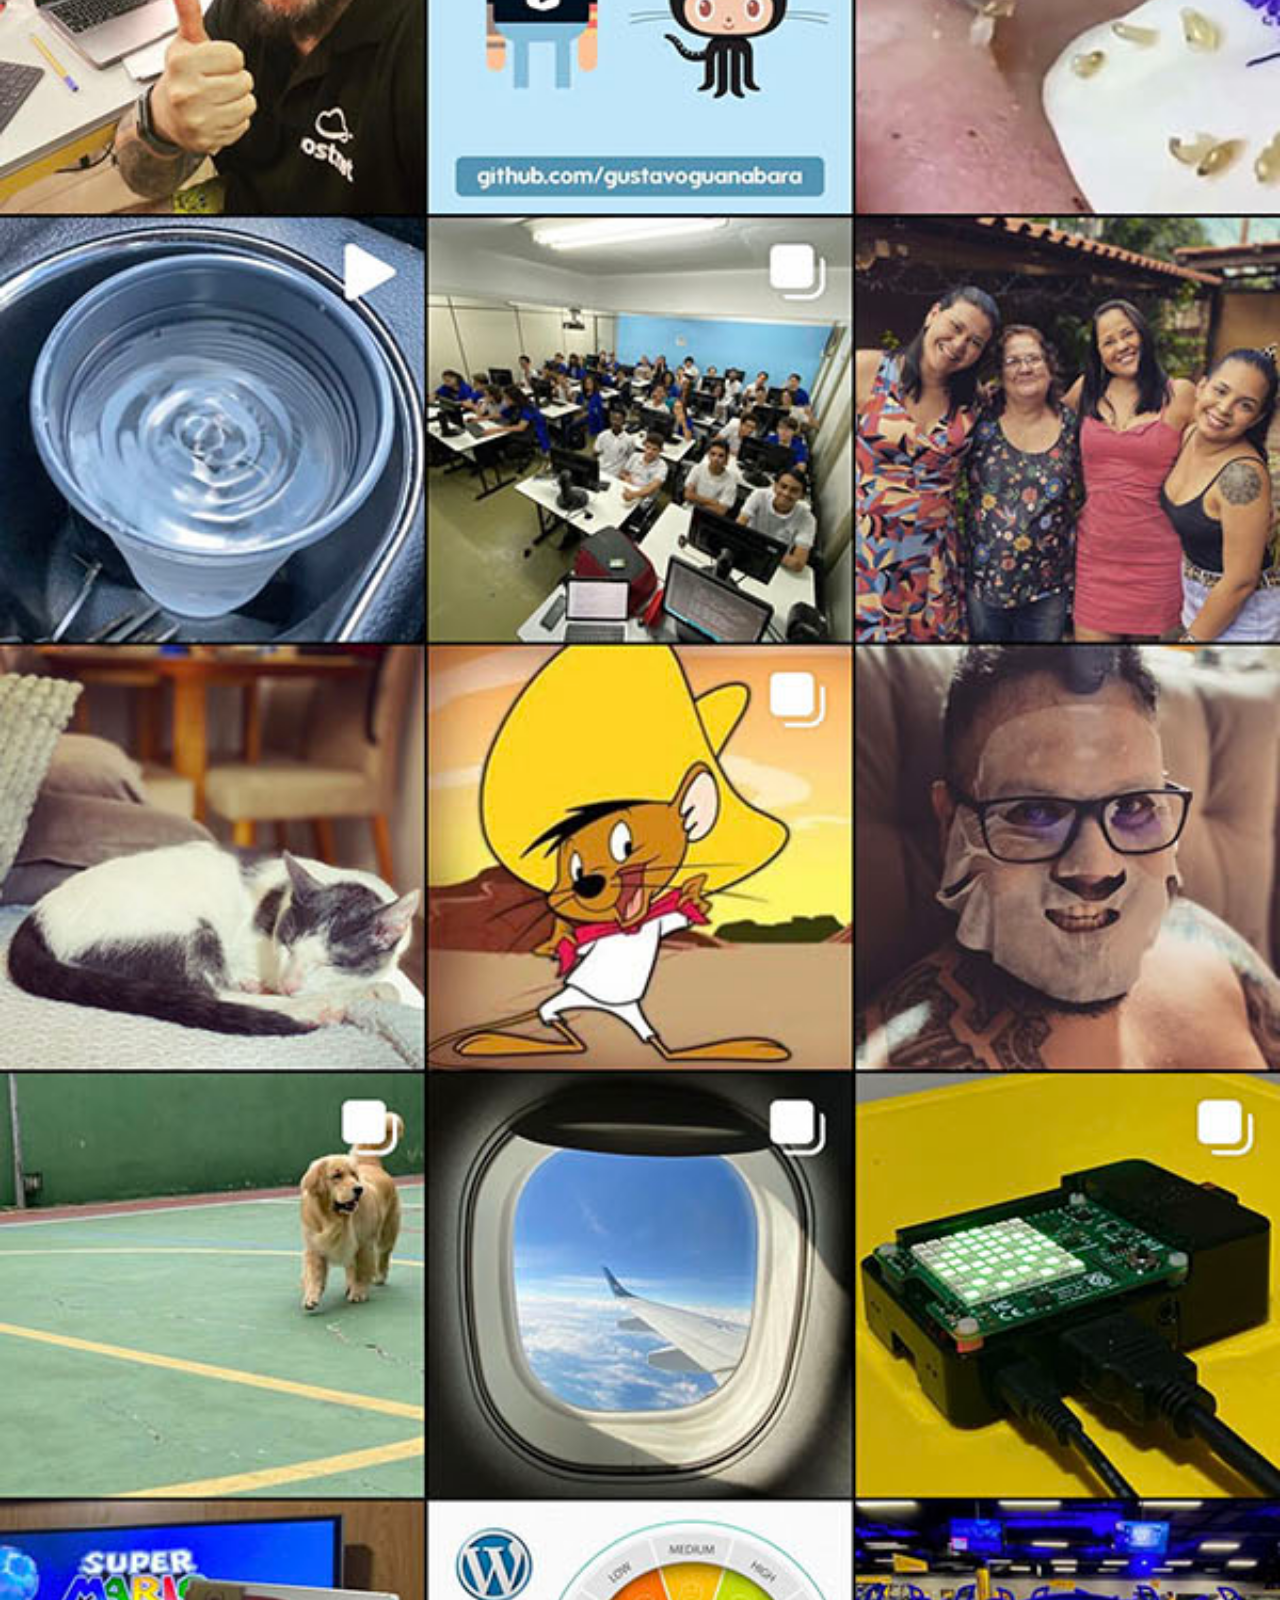
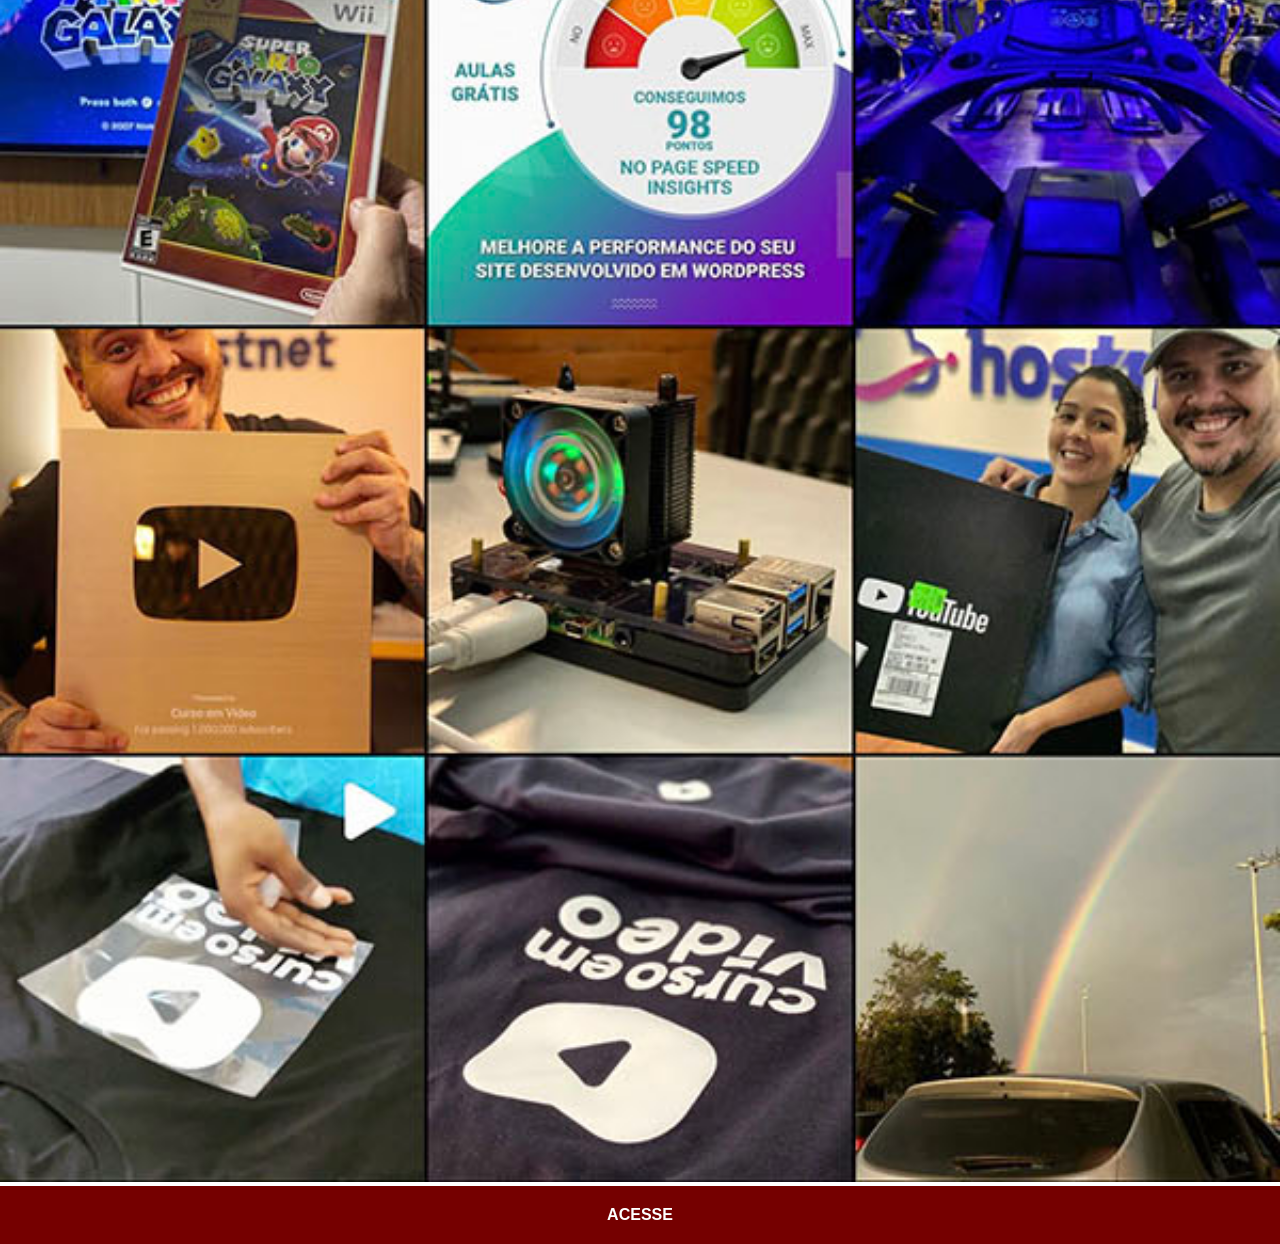
<file: src/html/instagram.html>
<!DOCTYPE html>
<html lang="pt-br">
<head>
    <meta charset="UTF-8">
    <meta name="viewport" content="width=device-width, initial-scale=1.0">
    <title>Instagram</title>
    <link rel="stylesheet" href="styles/social.css">
</head>
<body>
    <img src="../images/tela-instagram.jpg" alt="">
    <a href="https://www.instagram.com/gustavoguanabara/" target="_blank">ACESSE</a>
</body>
</html>
</file>
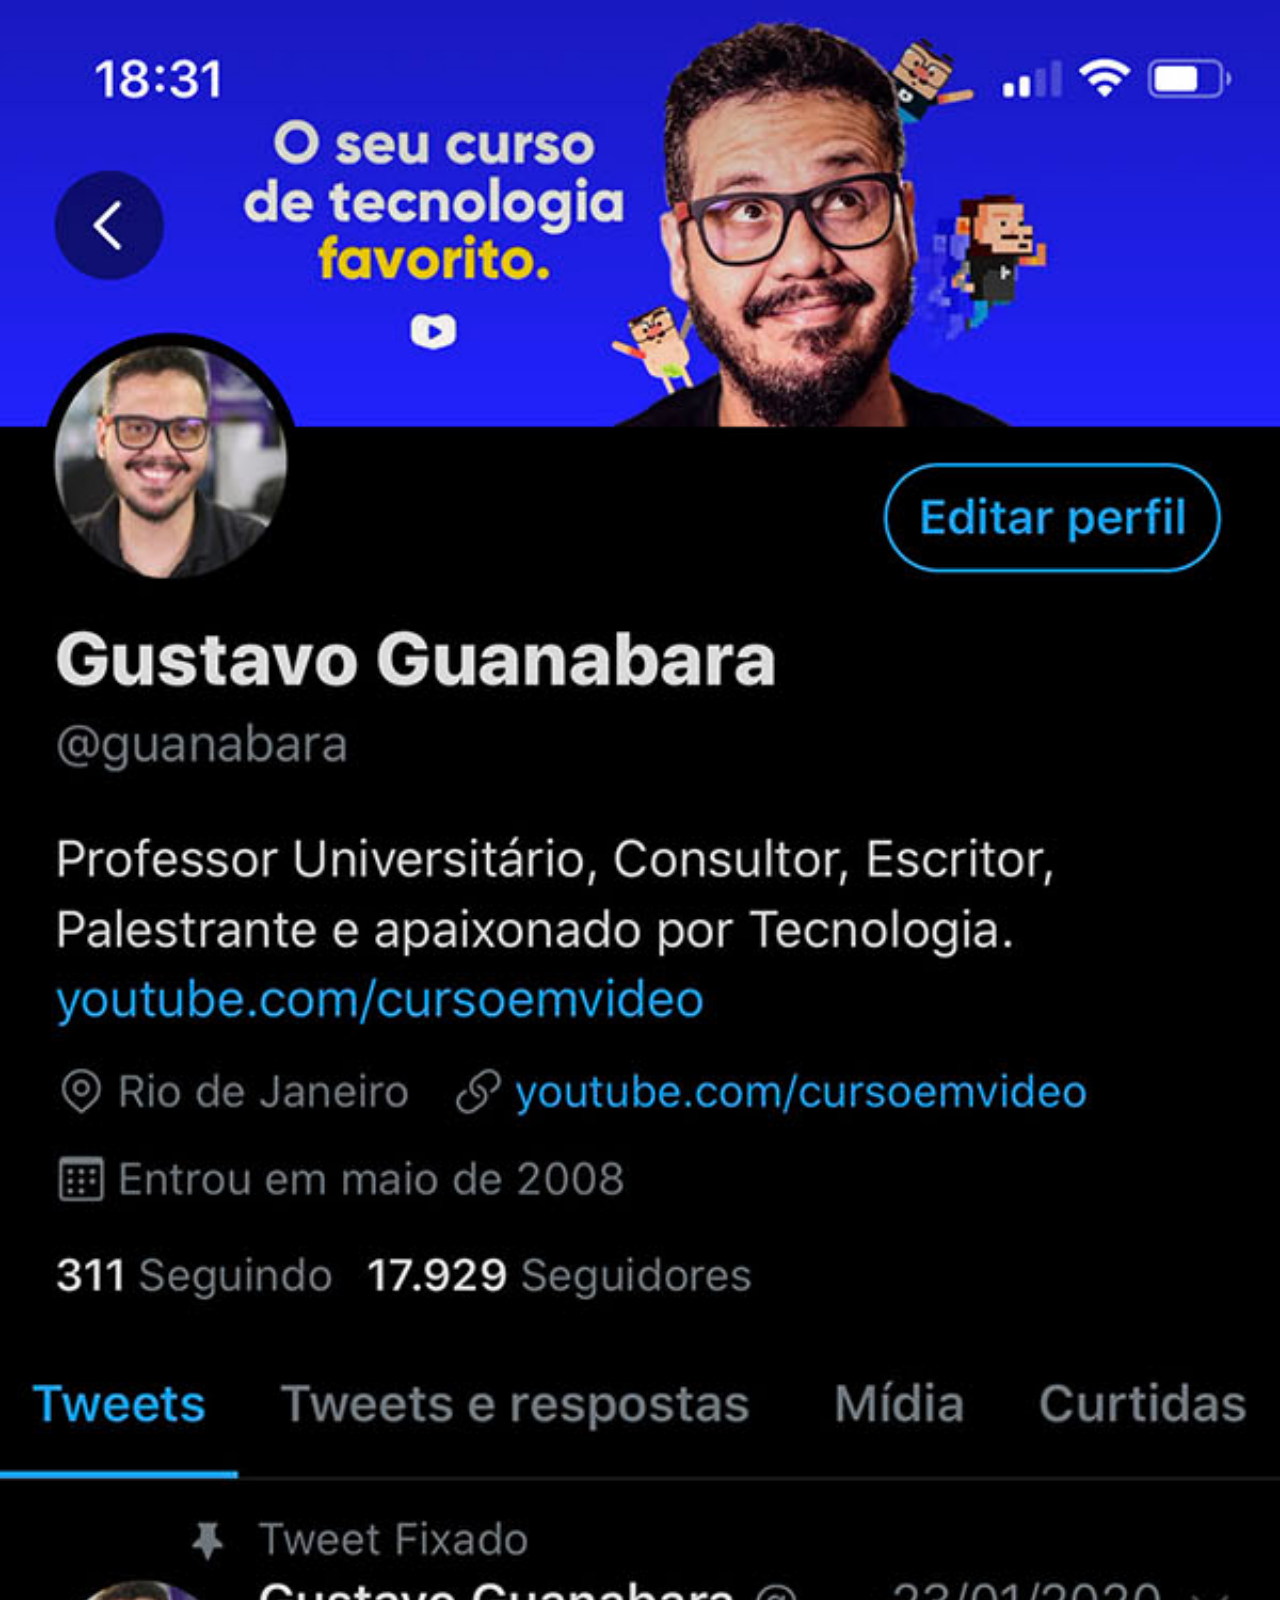
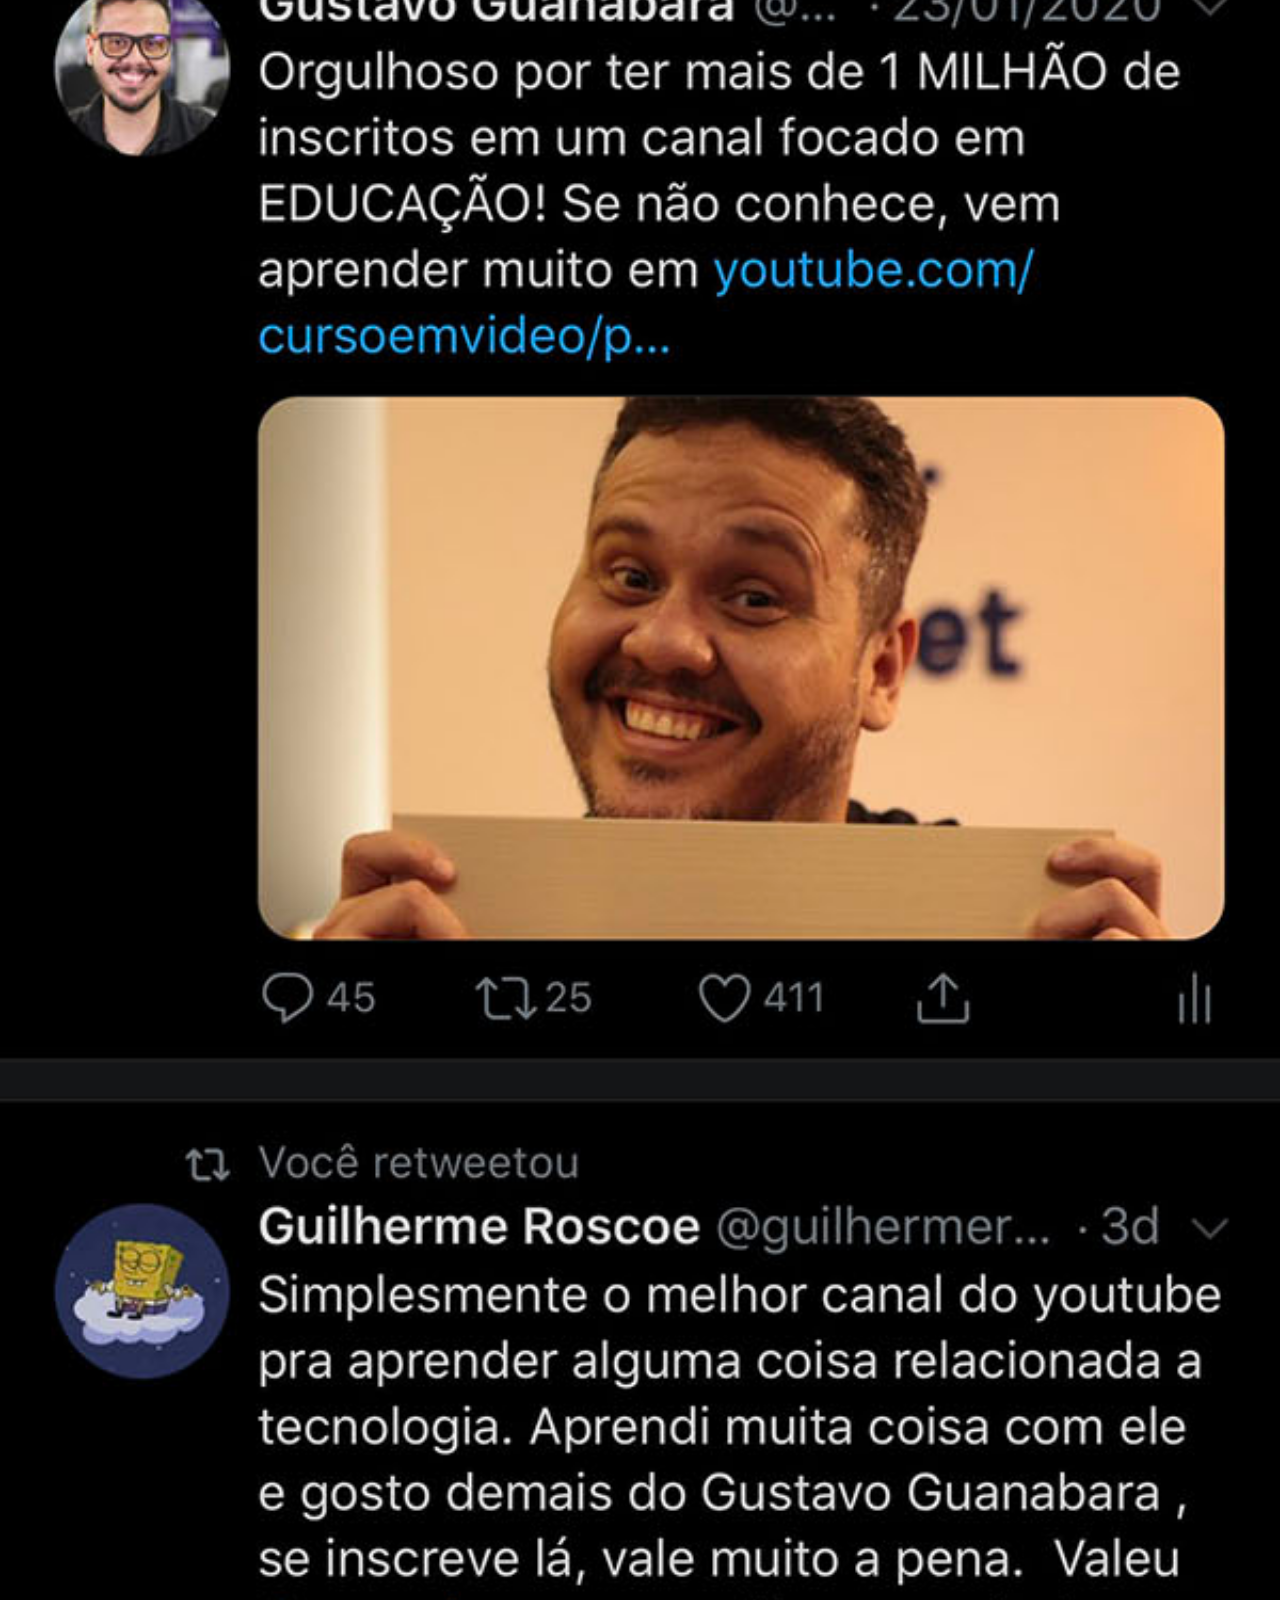
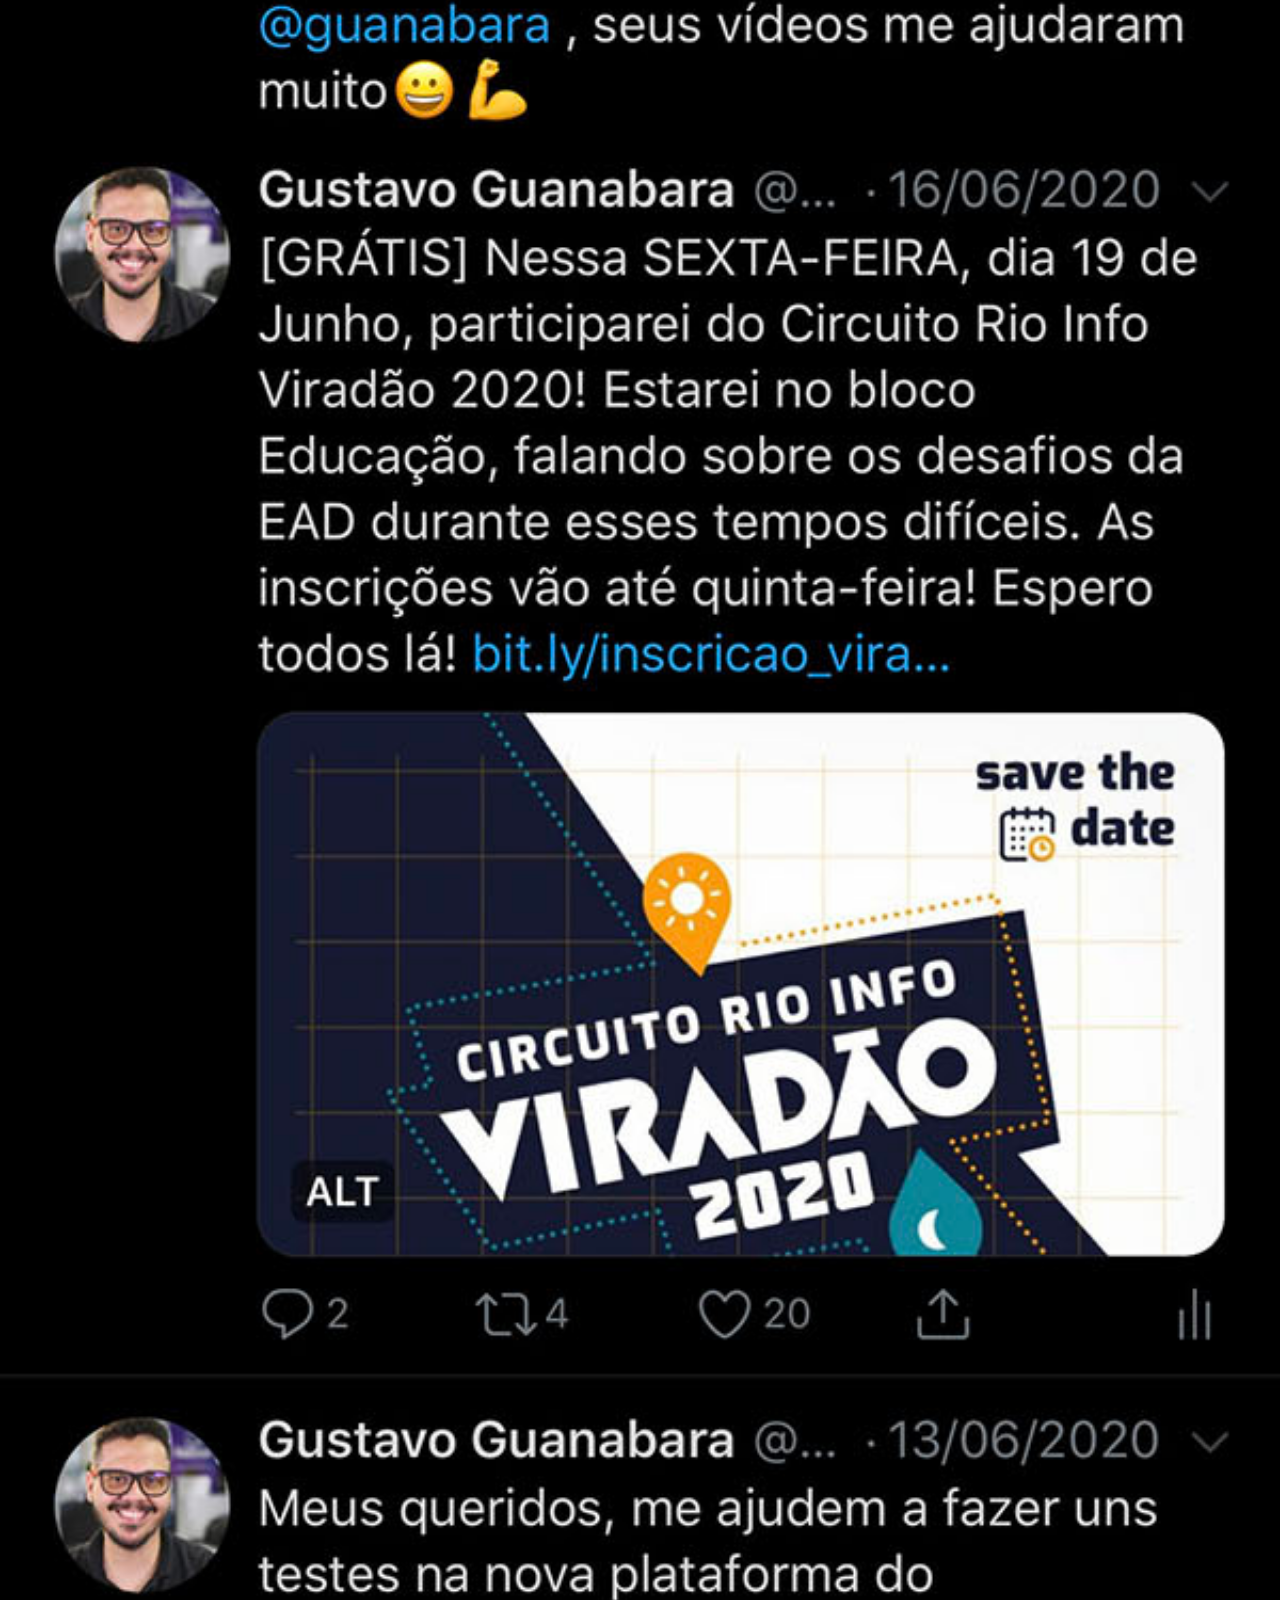
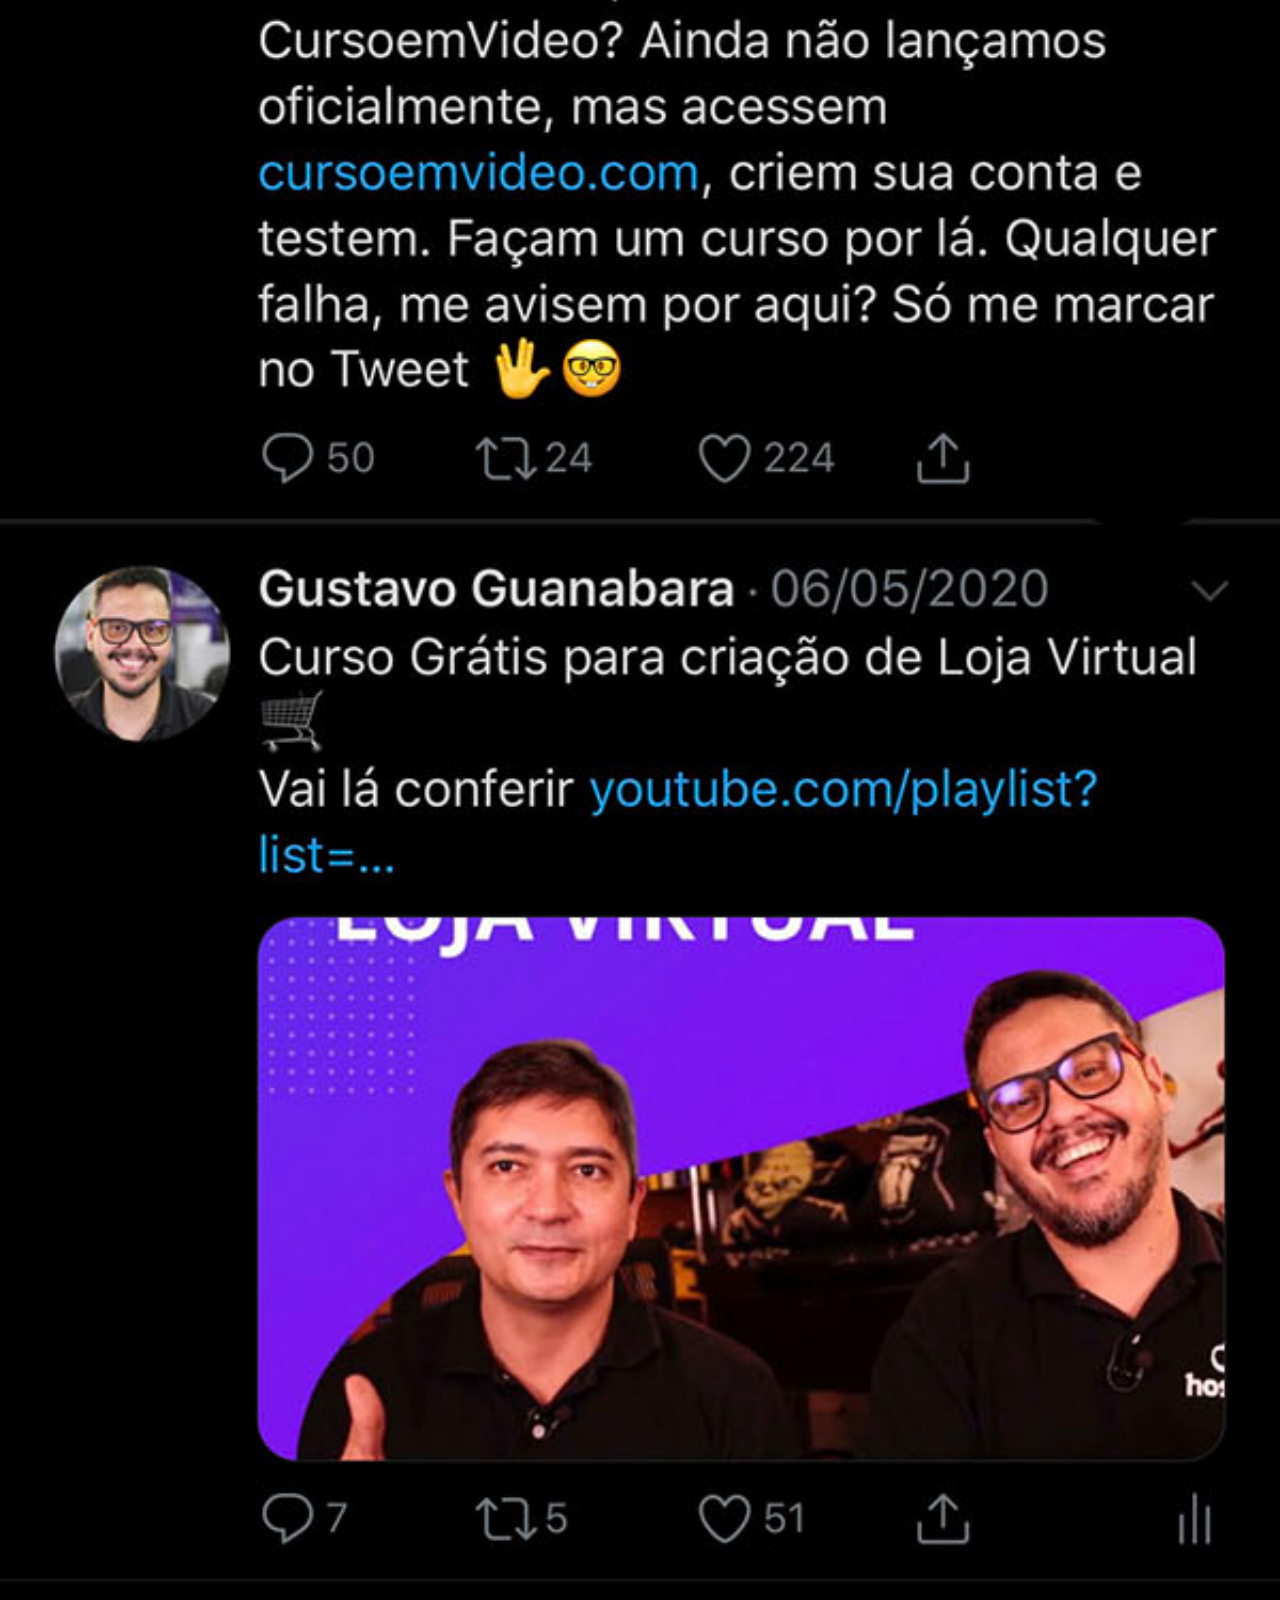
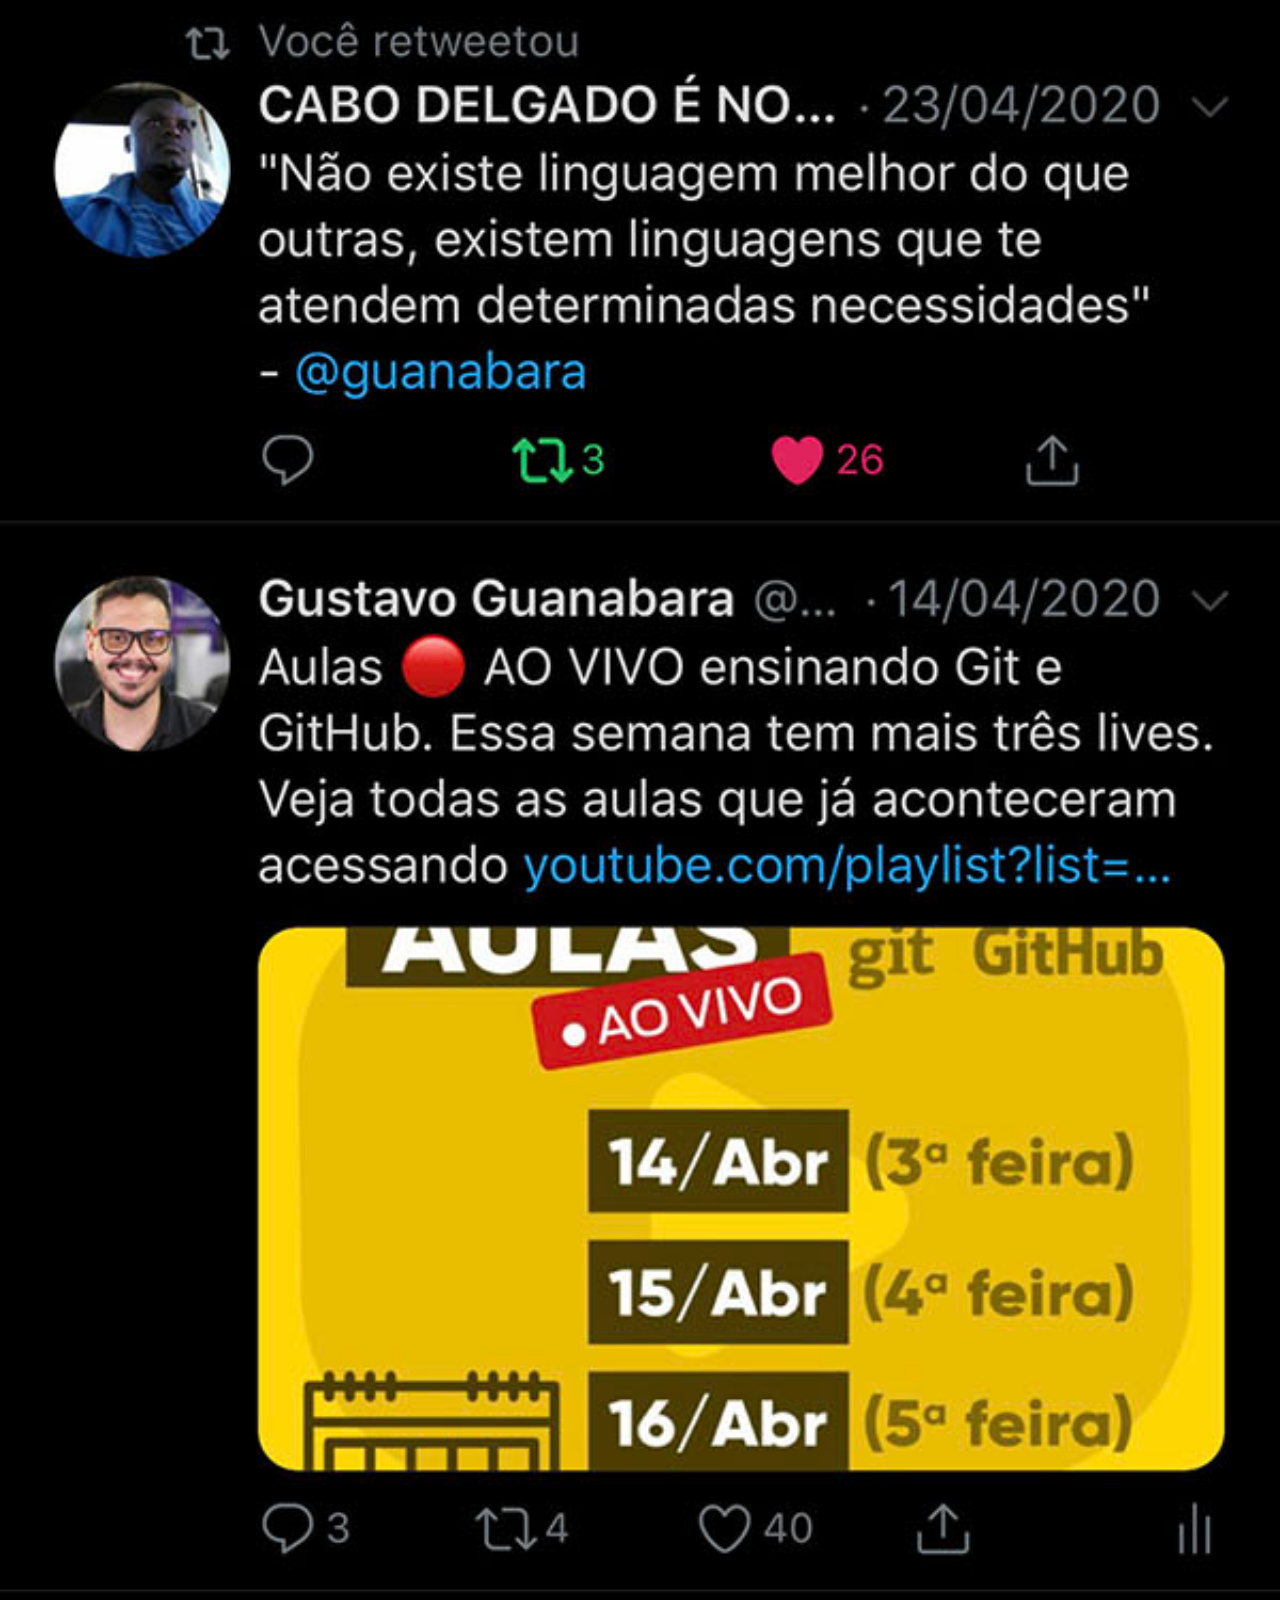
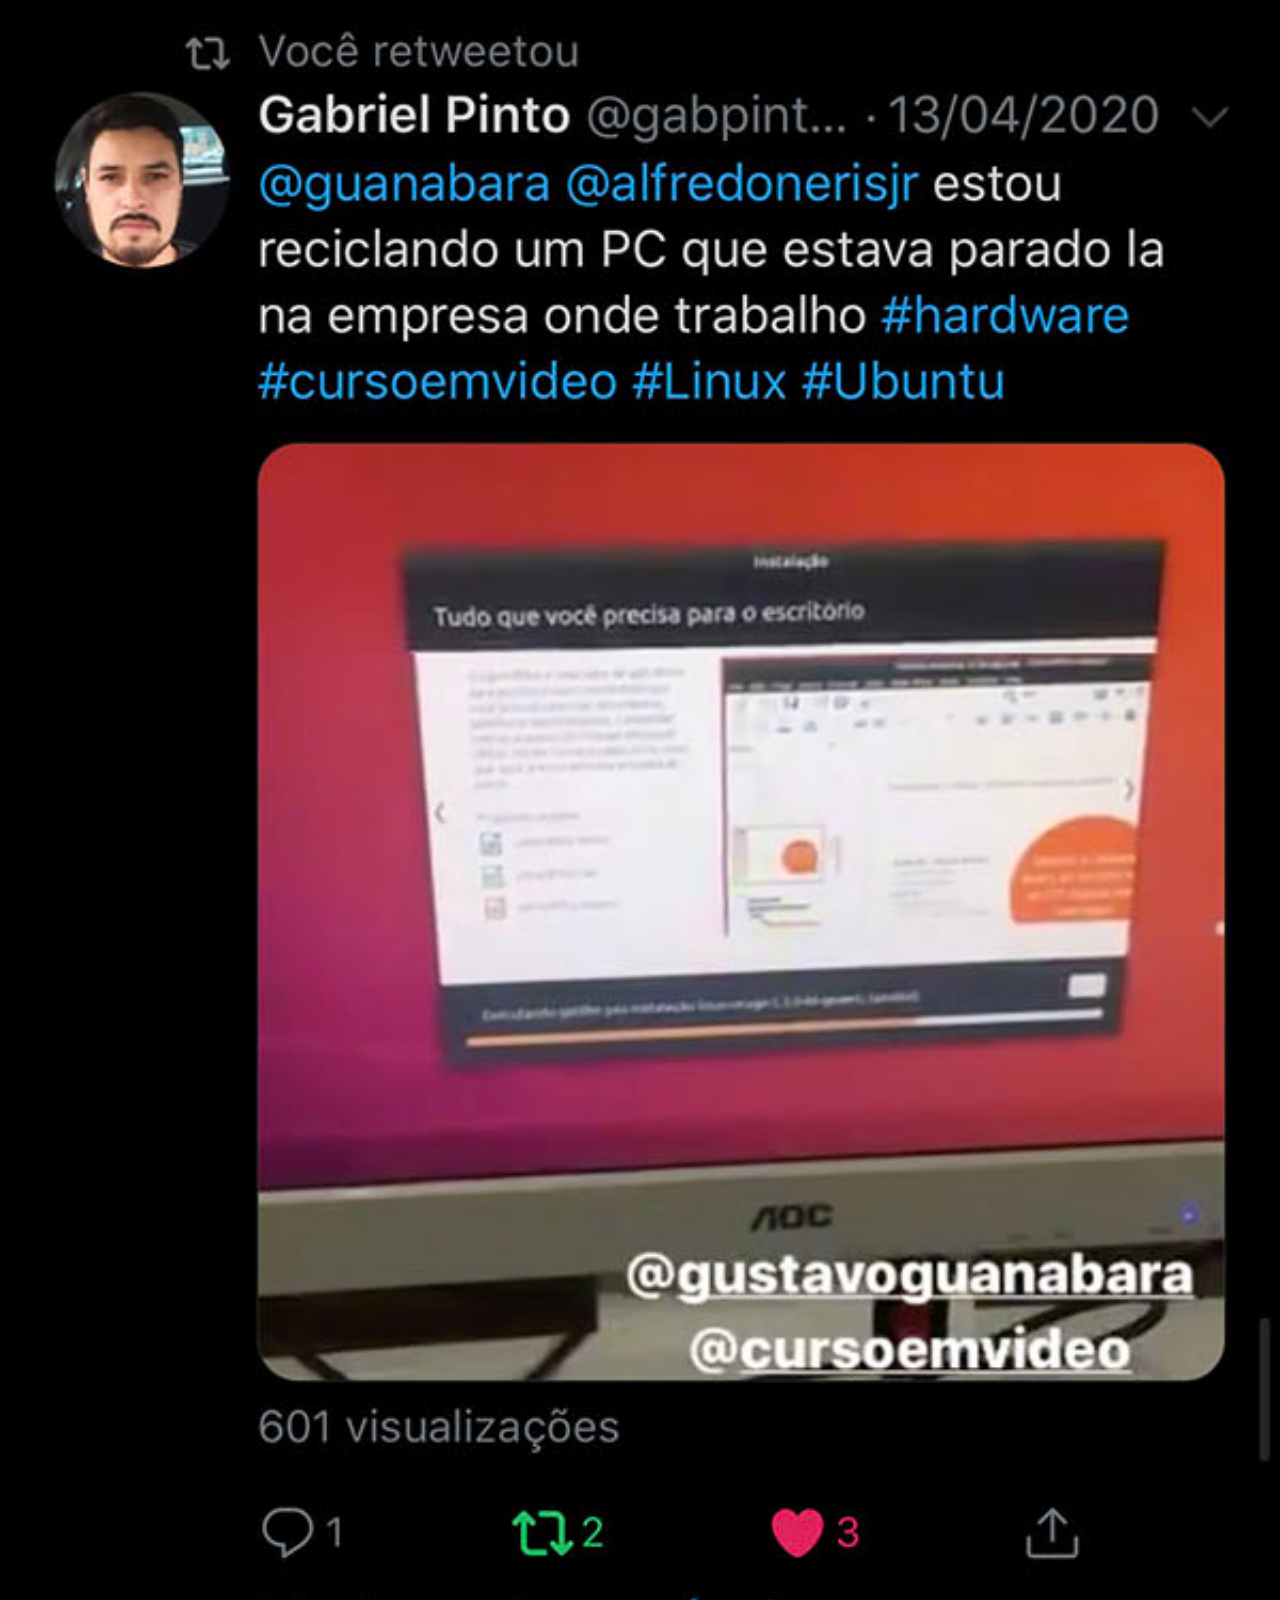
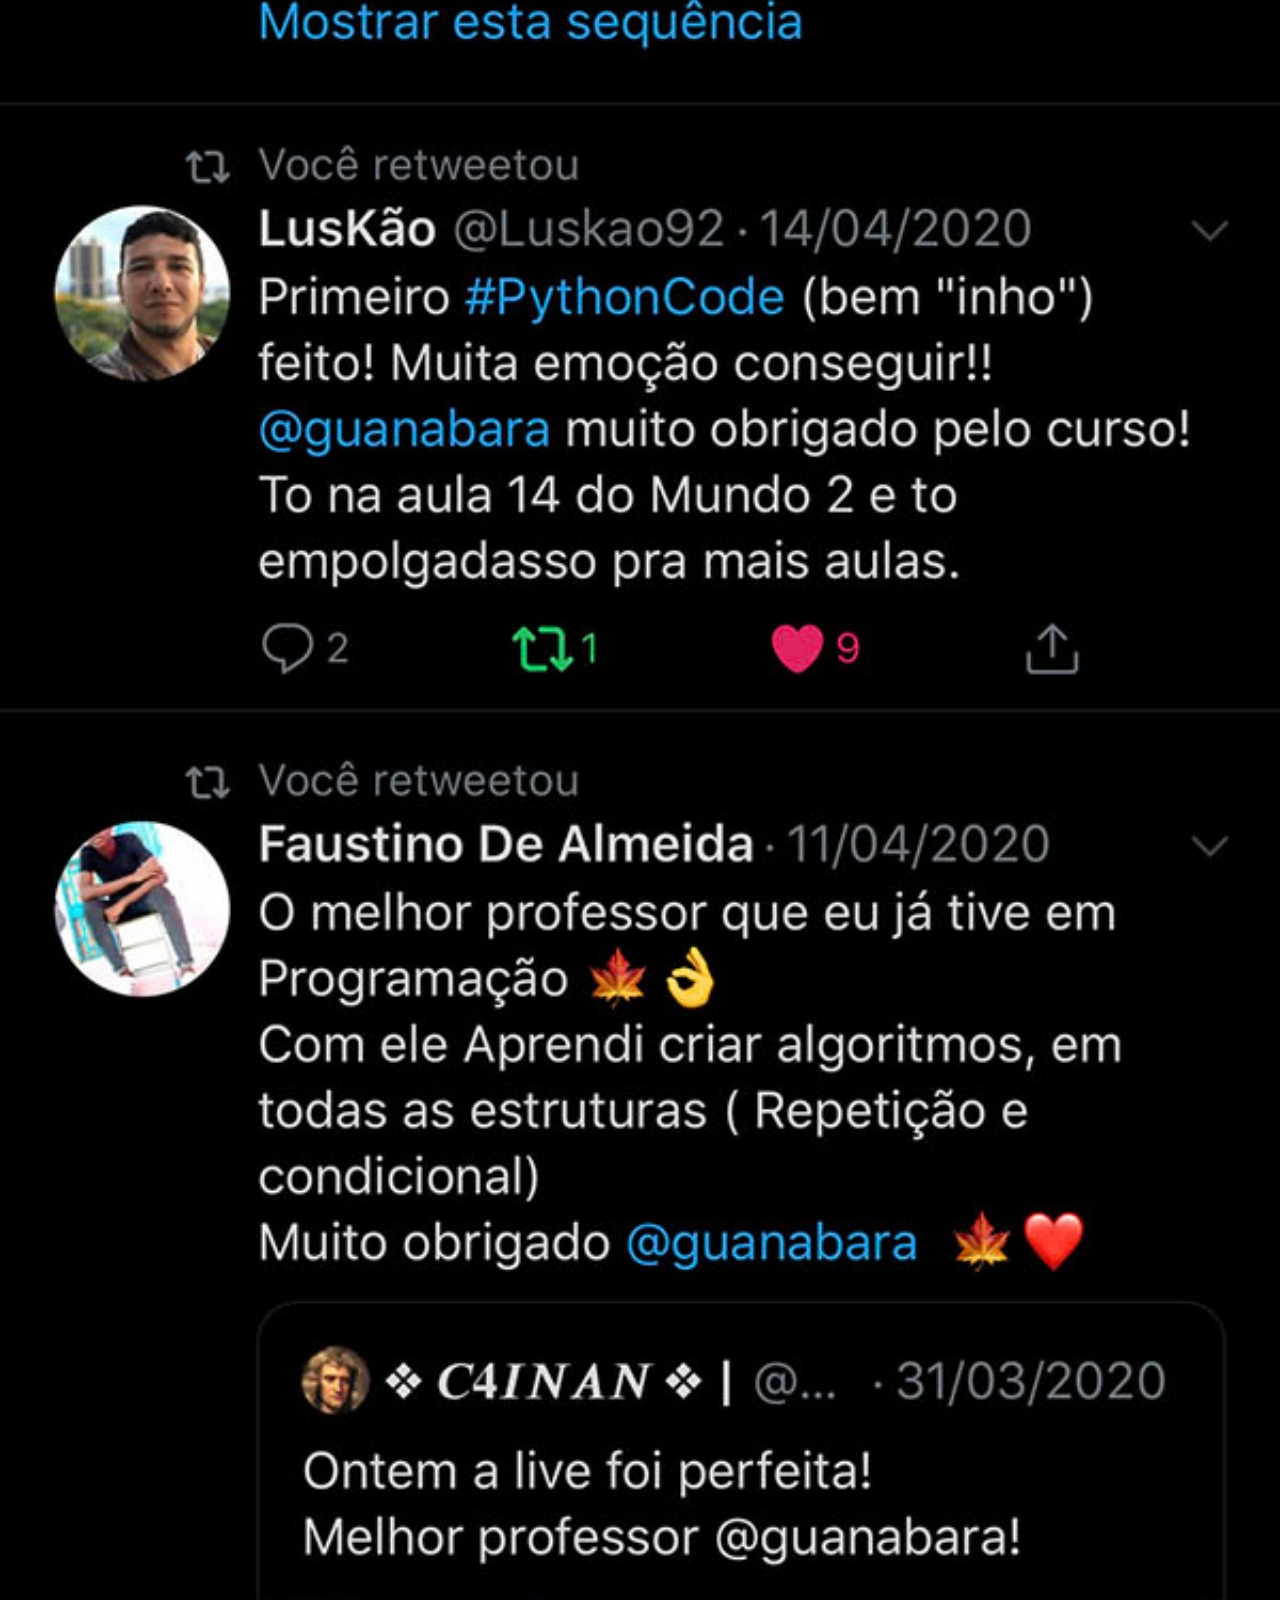
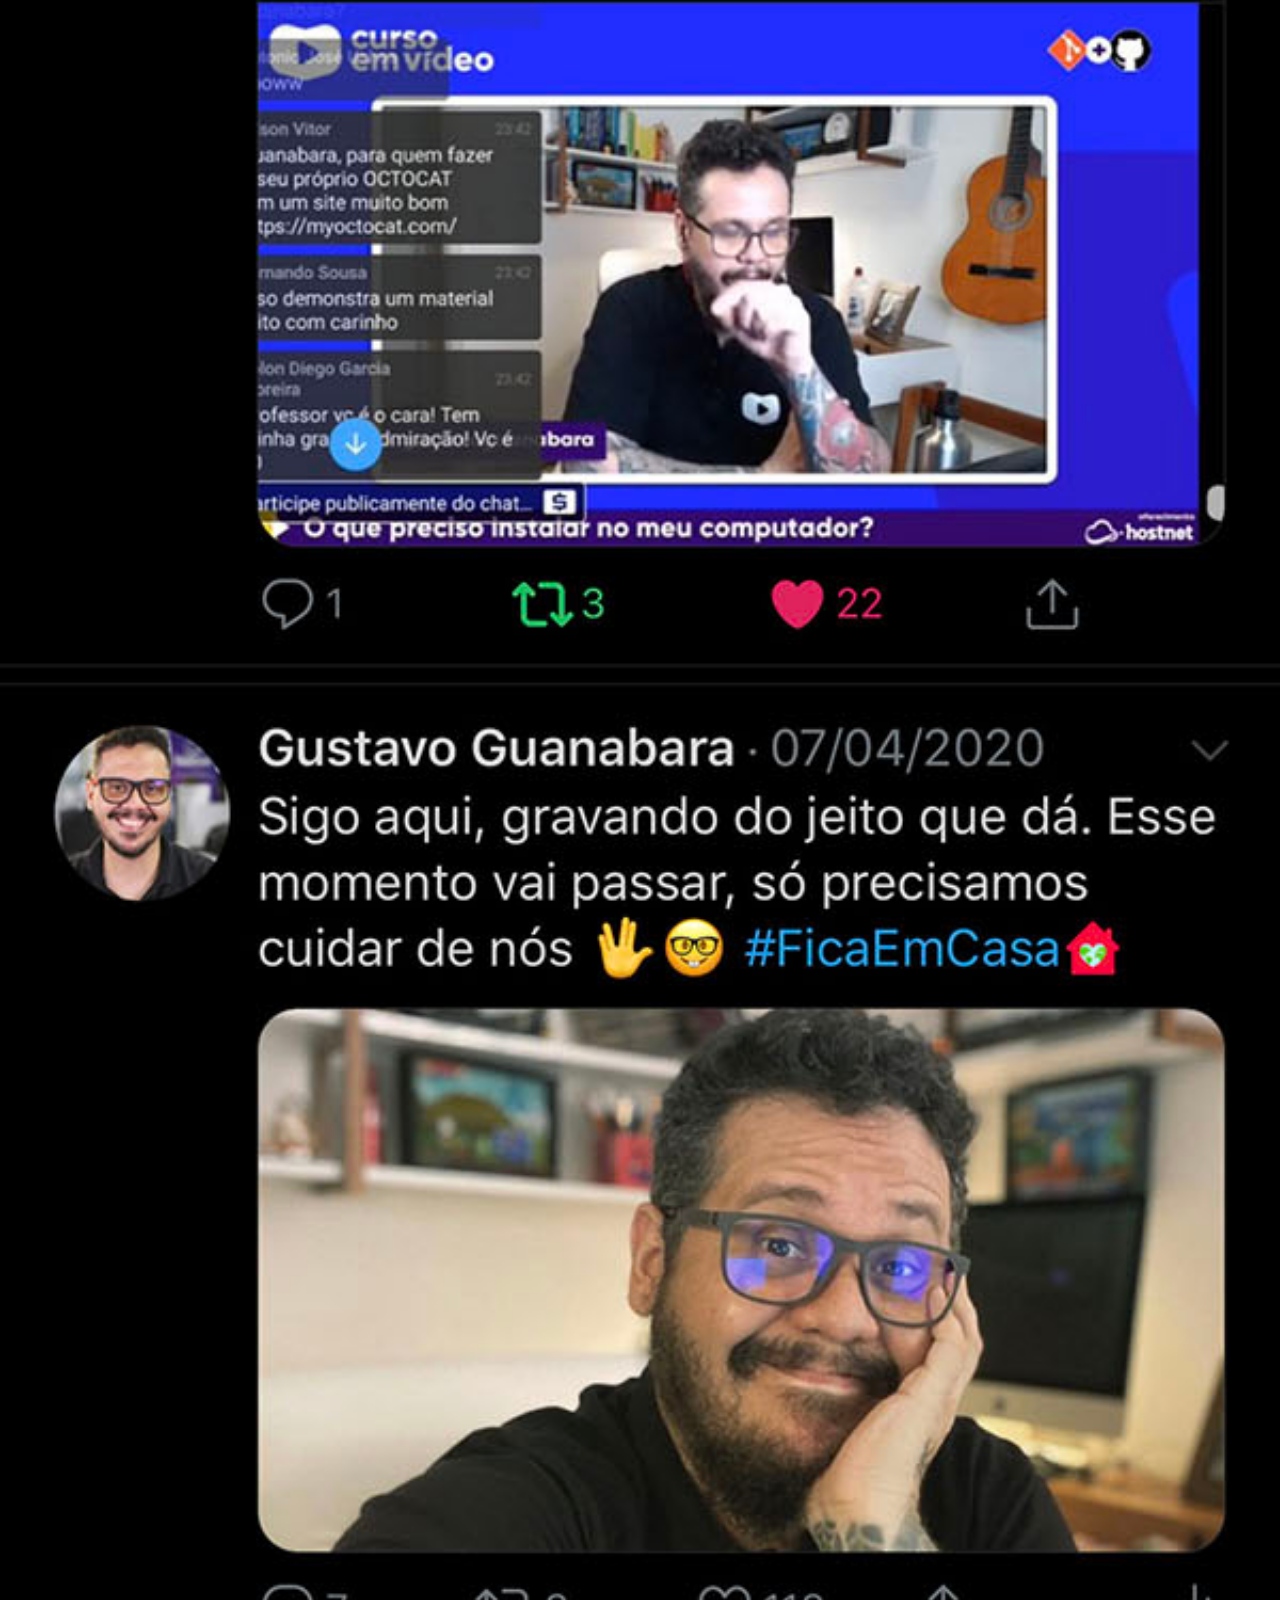
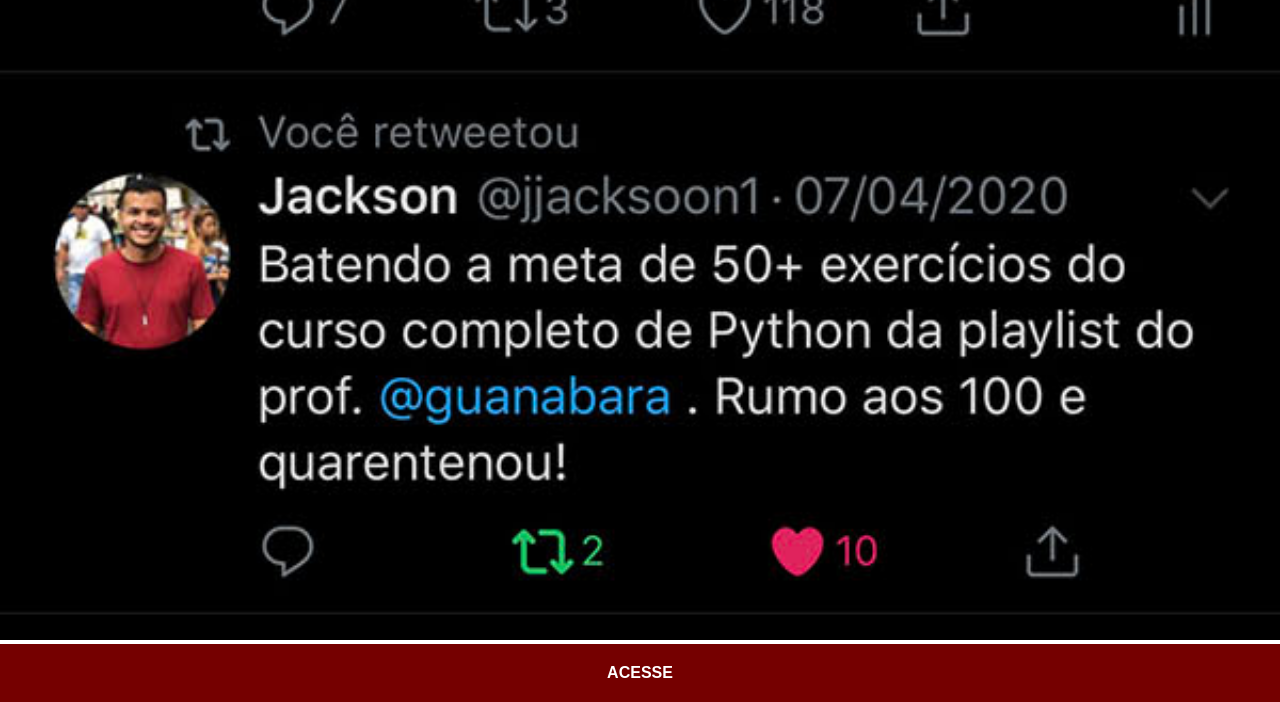
<file: src/html/twitter.html>
<!DOCTYPE html>
<html lang="pt-br">
<head>
    <meta charset="UTF-8">
    <meta name="viewport" content="width=device-width, initial-scale=1.0">
    <title>Twitter</title>
    <link rel="stylesheet" href="styles/social.css">
</head>
<body>
    <img src="../images/tela-twitter.jpg" alt="">
    <a href="https://x.com/guanabara" target="_blank">ACESSE</a>
</body>
</html>
</file>
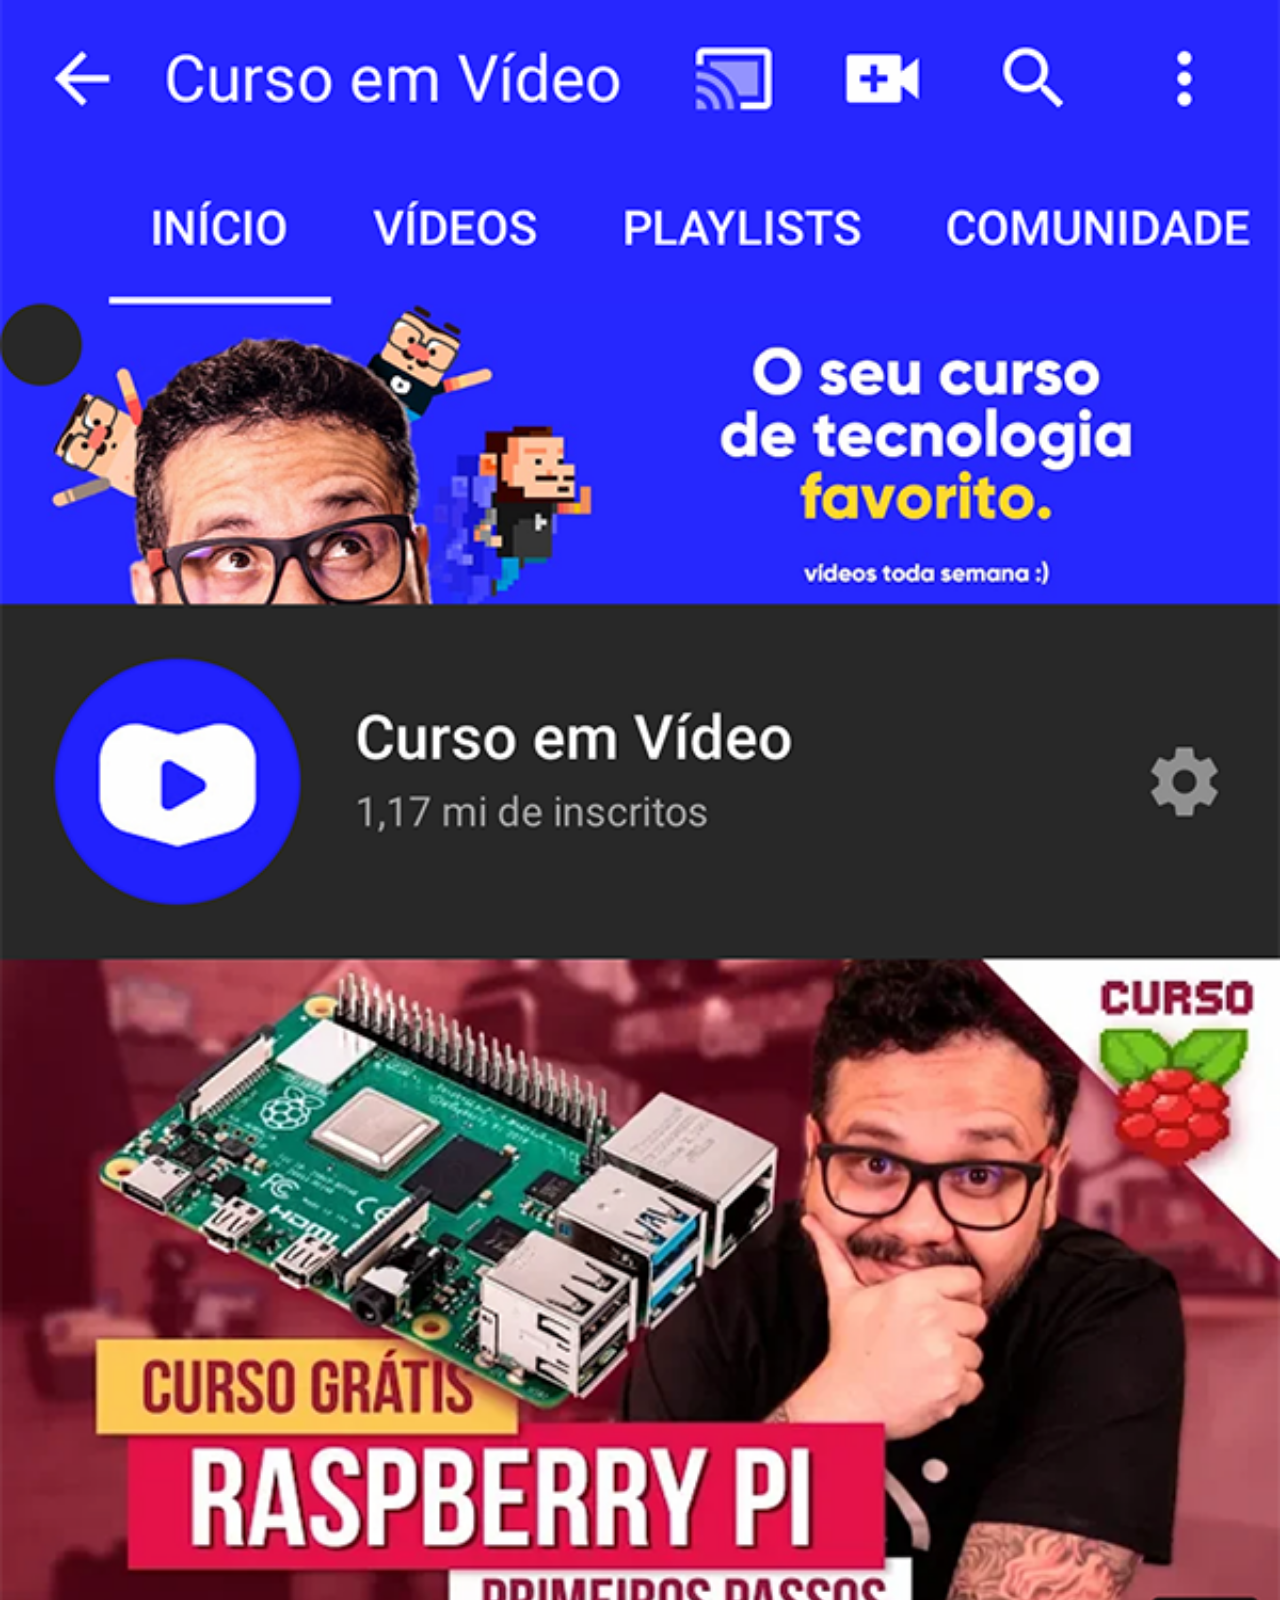
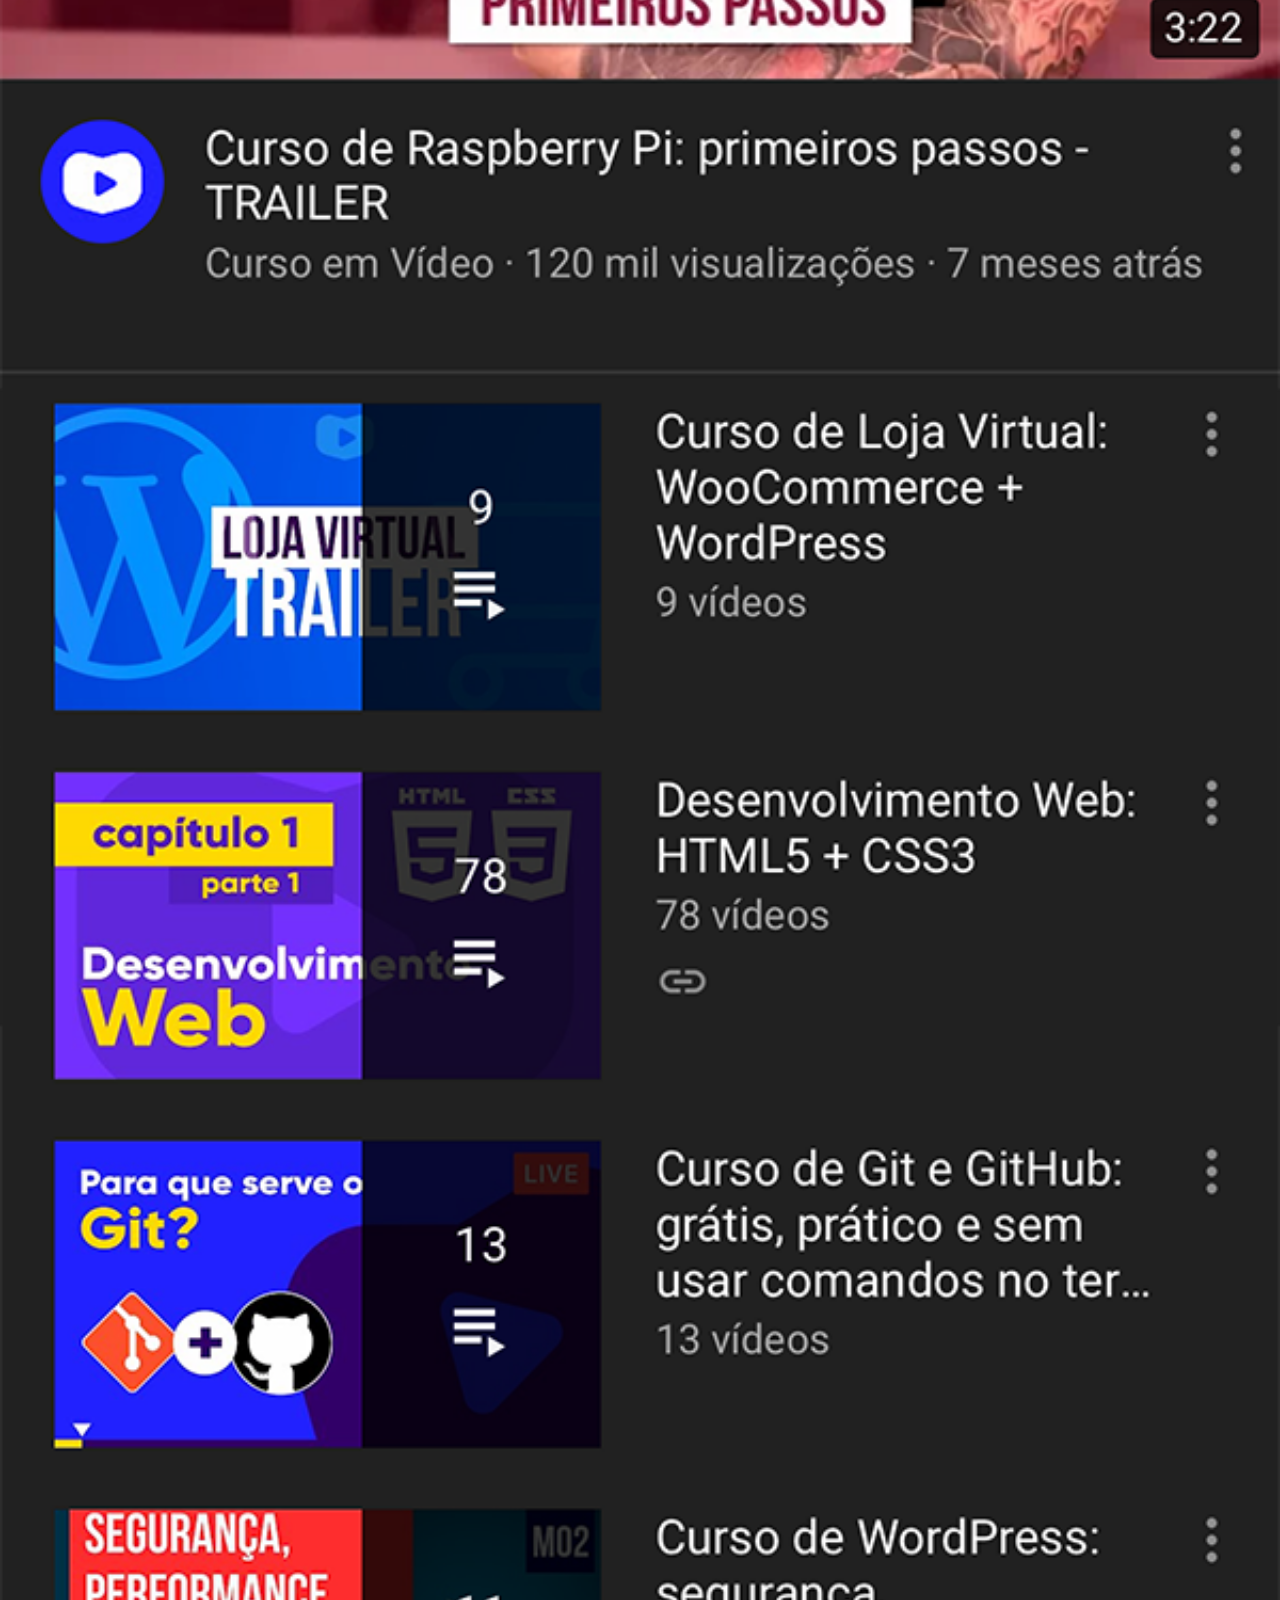
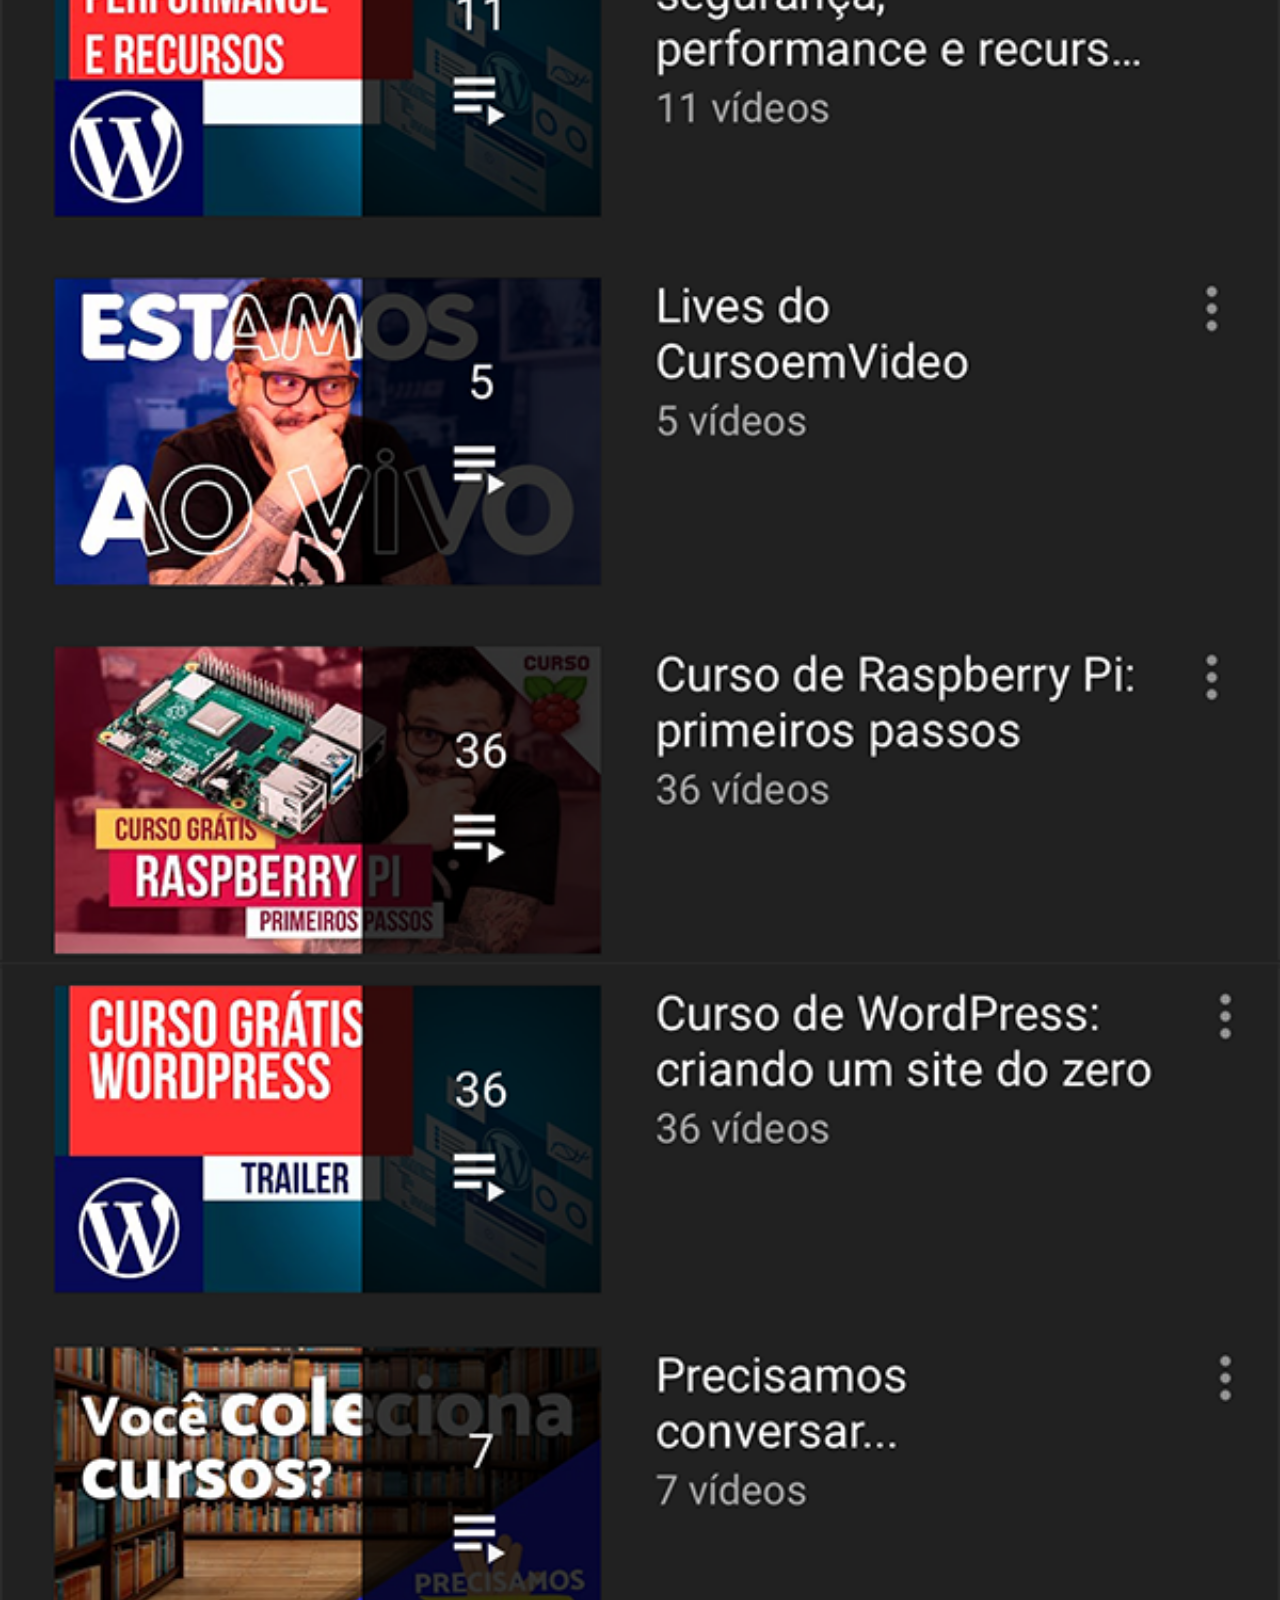
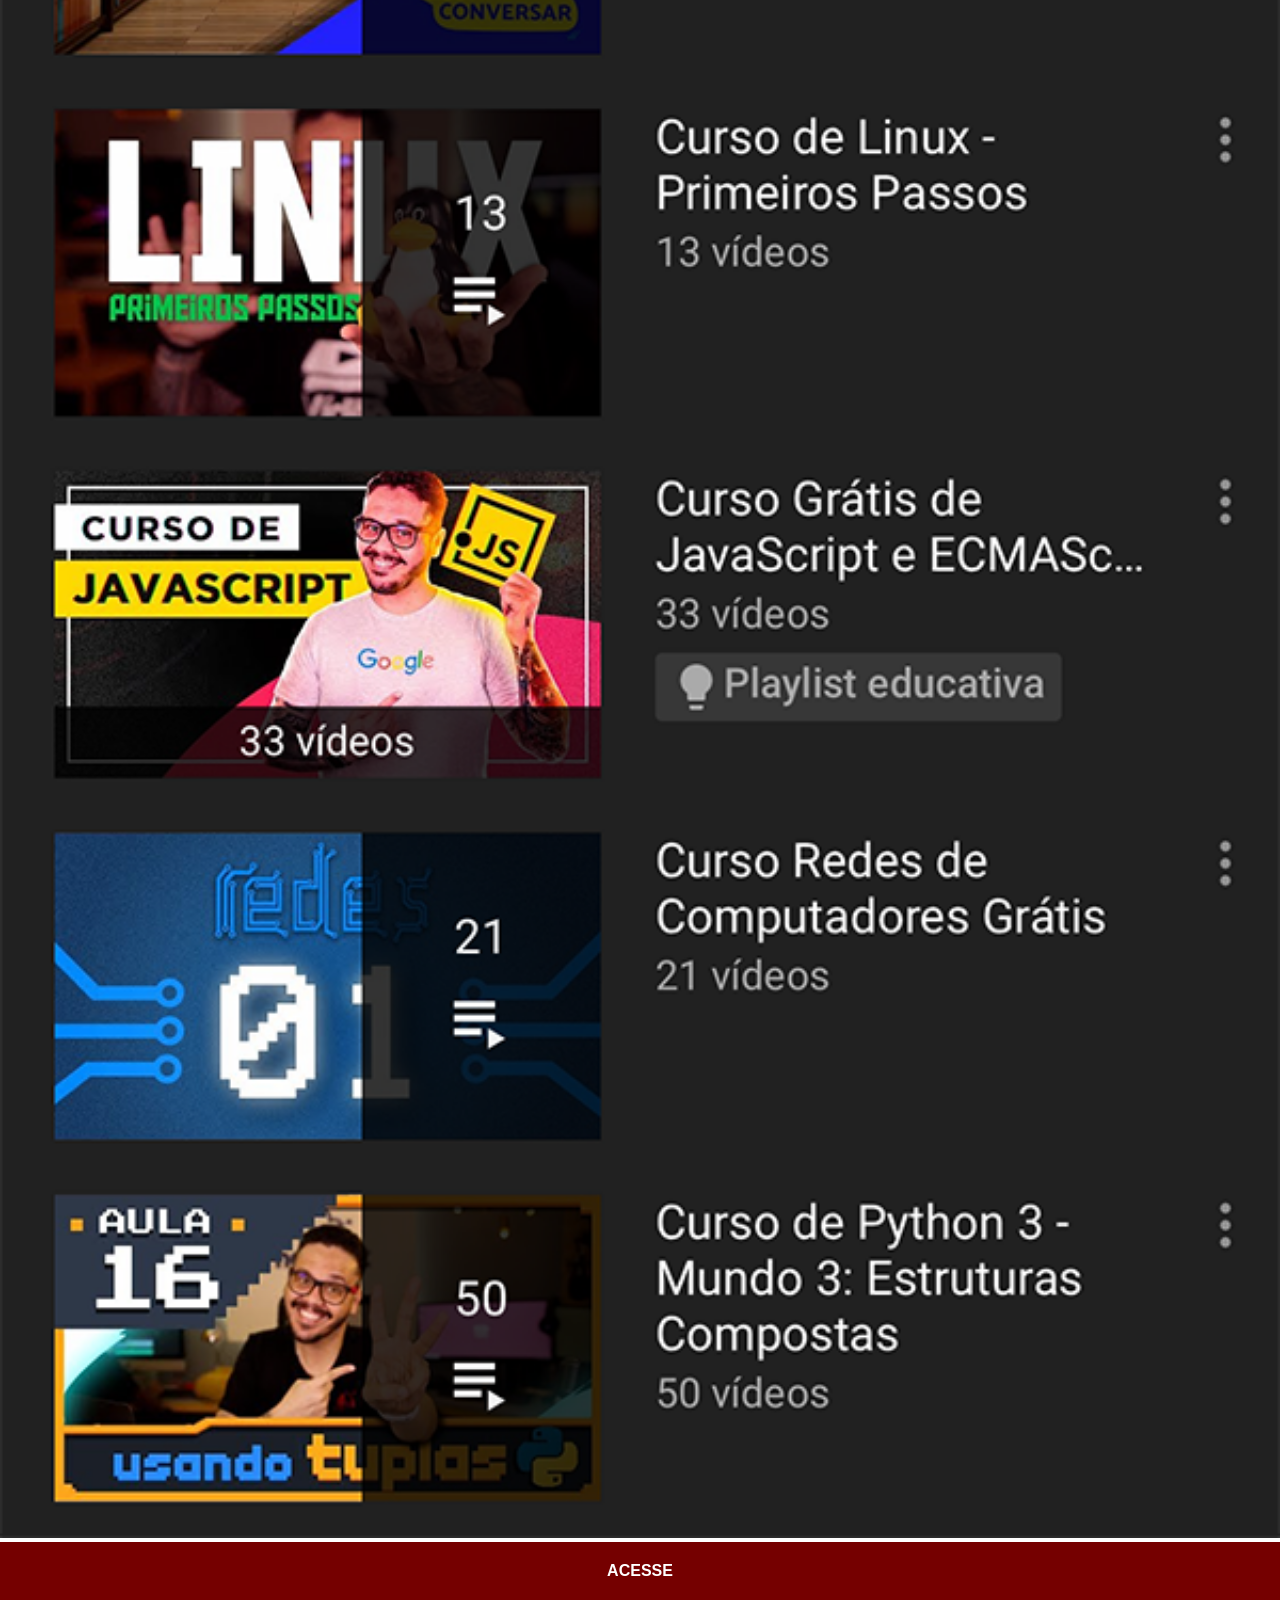
<file: src/html/youtube.html>
<!DOCTYPE html>
<html lang="en">
<head>
    <meta charset="UTF-8">
    <meta name="viewport" content="width=device-width, initial-scale=1.0">
    <title>Youtube</title>
    <link rel="stylesheet" href="styles/social.css">
</head>
<body>
    <img src="../images/tela-youtube.png" alt="">
    <a href="https://www.youtube.com/@cursoemvideo/playlists" target="_blank">ACESSE</a>
</body>
</html>
</file>
<file: src/styles/styles.css>
* {
    margin: 0;
    padding: 0;
    font-family: Arial, Helvetica, sans-serif
}
html, body{
    height: 100vh;
    width: 100vw;
}

body{
    background: url('../images/fundo-madeira.jpg') no-repeat top center;
    background-size: cover;
    background-attachment: fixed;
}

main{
    height: 100vh;
    position: relative;
}

section#telefone {
    position: absolute;
    top: 50%;
    left: 50%;
    transform: translate(-50%, -50%);
    height: 627px;
    width: 311px;
    background: url(../images/frame-iphone.png) no-repeat;
}

iframe#tela{
    position: relative;
    top: 80px;
    left: 22px;
    width: 267px;
    height: 471px;
}

section#redes-sociais{
    text-align: right;
}

section#redes-sociais img{
    width: 50px;
    margin: 10px;
    border-radius: 50%;
    box-shadow: 2px 2px 5px rgba(0, 0, 0, 0.411);
    box-sizing: border-box;
}

section#redes-sociais img:hover{
    border: 2px solid rgba(255, 255, 255, 0.644);
    transform: translate(-2px, -2px);
    box-shadow: 5px 5px 10px rgba(0, 0, 0, 0.411);
    transition: transform .3s, border .3s;
}
</file>
<file: src/html/styles/social.css>
*{
    margin: 0;
    padding: 0;
    font-family: Arial, Helvetica, sans-serif;
}

::-webkit-scrollbar{
    width: 0px;
    height: 0px;

}

img{
    width: 100vw;
}

a{
    display: block;
    background-color: rgb(117, 0, 0);
    color: white;
    padding: 20px;
    text-align: center;
    font-weight: bold;
    text-decoration: none;
}
a:hover{
    background-color: red;
}
</file>
